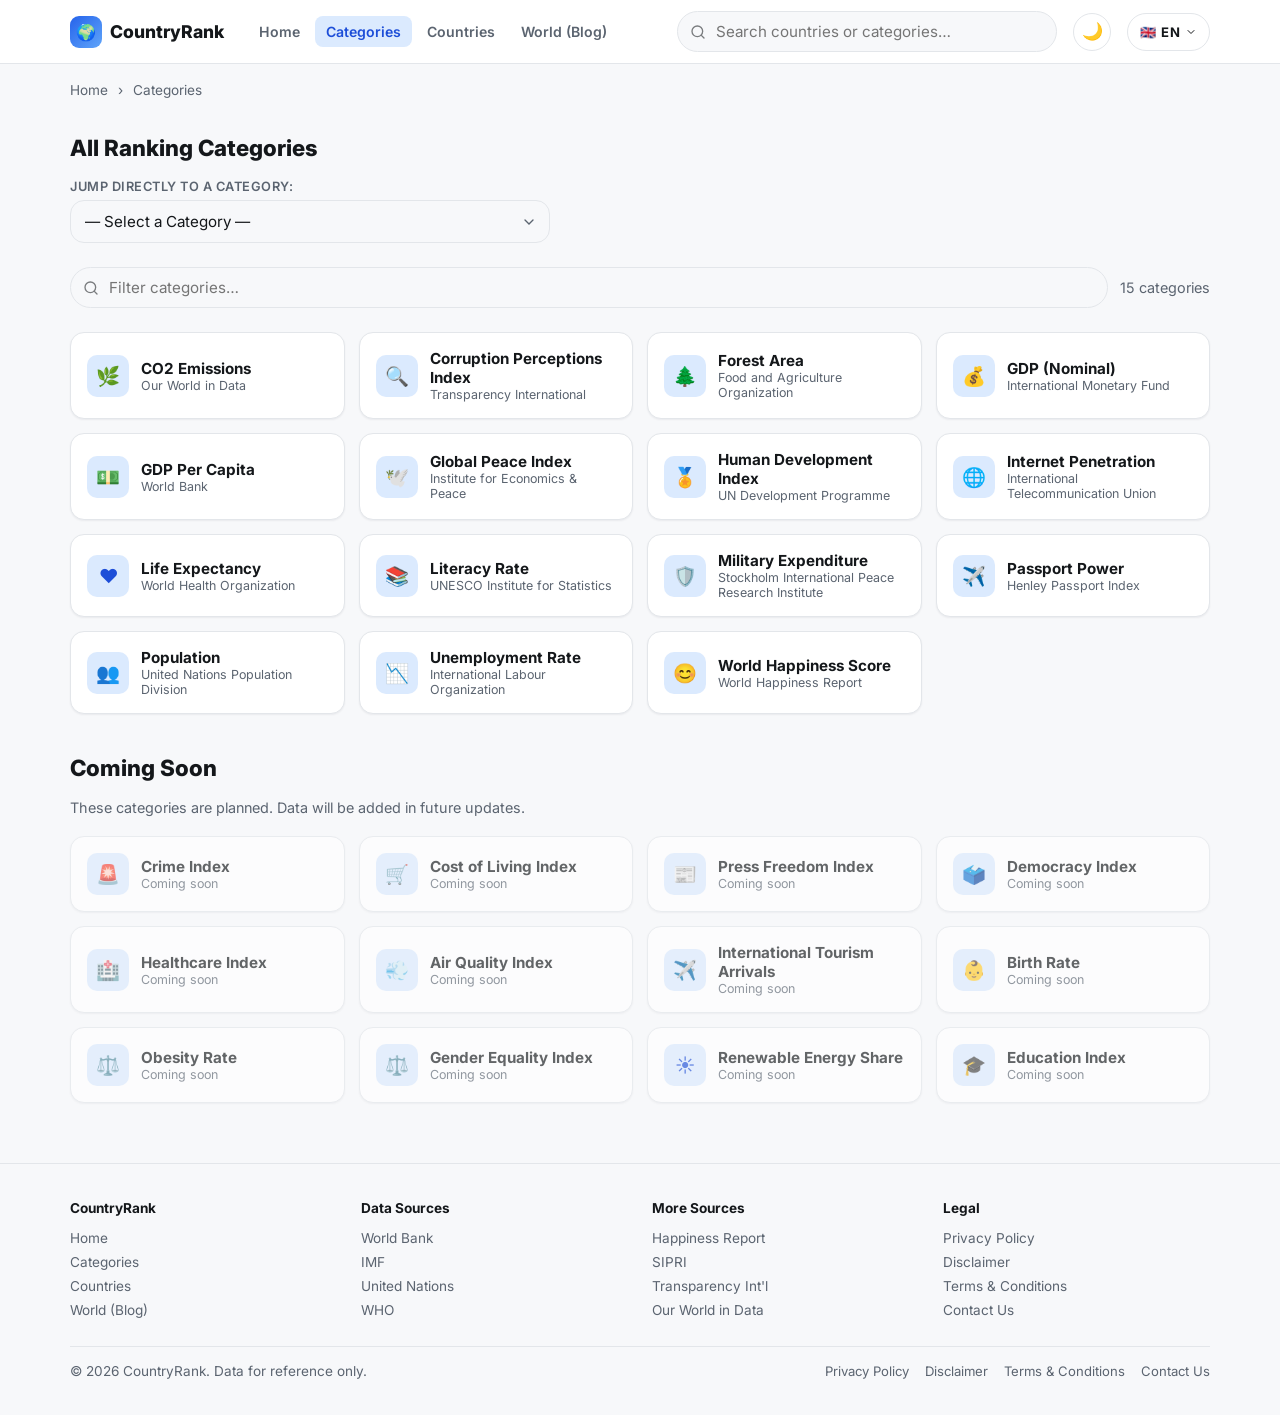
<file: categories/index.html>
<!DOCTYPE html>
<html lang="en">
<head>
  <!-- Google tag (gtag.js) -->
  <script async src="https://www.googletagmanager.com/gtag/js?id=G-EP513T5CZM"></script>
  <script>
    window.dataLayer = window.dataLayer || [];
    function gtag(){dataLayer.push(arguments);}
    gtag('js', new Date());
    gtag('config', 'G-EP513T5CZM');
  </script>
     <!-- Google tag (gtag.js) -->
<script async src="https://www.googletagmanager.com/gtag/js?id=G-MKVFE9MXC9"></script>
<script>
  window.dataLayer = window.dataLayer || [];
  function gtag(){dataLayer.push(arguments);}
  gtag('js', new Date());

  gtag('config', 'G-MKVFE9MXC9');
</script>
  <meta charset="UTF-8">
  <meta name="viewport" content="width=device-width, initial-scale=1.0">
  <title>All Ranking Categories — CountryRank</title>
  <meta name="description" content="Browse all country ranking categories: GDP, population, happiness, passport power, military, corruption, literacy and more. Click any to see 195 countries ranked.">
  <meta name="robots" content="index, follow">
  <link rel="canonical" href="https://mycountryrank.com/categories/">
  <meta property="og:title" content="All Ranking Categories — CountryRank">
  <meta property="og:description" content="Browse all country ranking categories on CountryRank.">
  <meta property="og:type" content="website">
  <link rel="icon" type="image/png" sizes="32x32" href="/images/favicon-32.png">
  <link rel="icon" type="image/png" sizes="16x16" href="/images/favicon-16.png">
  <link rel="shortcut icon" href="/favicon.ico">
  <link rel="apple-touch-icon" sizes="192x192" href="/images/icon-192.png">
  <link rel="preconnect" href="https://fonts.googleapis.com">
  <link rel="preconnect" href="https://fonts.gstatic.com" crossorigin>
  <link href="https://fonts.googleapis.com/css2?family=Inter:wght@400;600;700;800&display=swap" rel="stylesheet">
  <link rel="stylesheet" href="../css/style.css">
</head>
<body>
  <main id="main">
    <div class="container">

      <nav class="breadcrumb" aria-label="Breadcrumb">
        <a href="../">Home</a><span aria-hidden="true"> › </span>
        <span aria-current="page">Categories</span>
      </nav>

      <h1 class="section-title">All Ranking Categories</h1>

      <div style="margin-bottom:20px">
        <label for="cat-dropdown" class="select-label">Jump directly to a category:</label>
        <select id="cat-dropdown" class="full-select" style="max-width:480px" aria-label="Select a ranking category">
          <option value="">— Select a Category —</option>
        </select>
      </div>

      <div class="list-toolbar">
        <div class="search-box">
          <svg class="search-icon" aria-hidden="true" width="16" height="16" fill="none" viewBox="0 0 24 24">
            <circle cx="11" cy="11" r="8" stroke="currentColor" stroke-width="2"/>
            <path d="m21 21-4.35-4.35" stroke="currentColor" stroke-width="2" stroke-linecap="round"/>
          </svg>
          <input type="search" id="filter-input" placeholder="Filter categories…" aria-label="Filter categories" autocomplete="off">
        </div>
        <span class="result-count" id="result-count"></span>
      </div>

      <div id="categories-grid" class="item-grid" aria-label="Category list"></div>

      <h2 class="section-title" style="margin-top:40px">Coming Soon</h2>
      <p style="color:var(--color-text-muted);margin-bottom:20px;font-size:.9rem">
        These categories are planned. Data will be added in future updates.
      </p>
      <div id="extra-categories-grid" class="item-grid" aria-label="Upcoming categories"></div>

    </div>
  </main>

  <script src="../js/theme.js"></script>
  <script src="../js/i18n.js"></script>
  <script src="../js/app.js"></script>
  <script src="../js/search.js"></script>
  <script>
    pageInit("categories");
    Search.initHeader();

    const icons = {
      "gdp-nominal":"💰","gdp-per-capita":"💵","population":"👥",
      "life-expectancy":"❤️","human-development-index":"🏅",
      "passport-index":"✈️","global-peace-index":"🕊️",
      "corruption-perceptions":"🔍","happiness":"😊",
      "internet-users":"🌐","military-expenditure":"🛡️",
      "literacy-rate":"📚","unemployment-rate":"📉",
      "co2-emissions":"🌿","forest-area":"🌲",
      "crime-index":"🚨","cost-of-living":"🛒","press-freedom":"📰",
      "democracy-index":"🗳️","healthcare-index":"🏥","air-quality":"💨",
      "tourism-arrivals":"✈️","birth-rate":"👶","obesity-rate":"⚖️",
      "gender-equality":"⚖️","renewable-energy":"☀️","education-index":"🎓"
    };

    let allCats = [];

    function render(cats) {
      const grid = document.getElementById("categories-grid");
      document.getElementById("result-count").textContent = cats.length + " categories";
      if (!cats.length) {
        grid.innerHTML = `<div class="empty-state" style="grid-column:1/-1">No categories match.</div>`;
        return;
      }
      grid.innerHTML = cats.map(cat => `
        <a href="../category.html?id=${cat.id}" class="item-card" aria-label="${cat.name}">
          <div class="item-icon" aria-hidden="true">${icons[cat.id] || "📊"}</div>
          <div>
            <div class="item-name">${cat.name}</div>
            <div class="item-meta">${cat.source.split(" (")[0]}</div>
          </div>
        </a>`).join("");
    }

    loadCategories().then(cats => {
      allCats = cats.slice().sort((a,b) => a.name.localeCompare(b.name));
      render(allCats);

      const sel = document.getElementById("cat-dropdown");
      allCats.forEach(c => {
        const opt = document.createElement("option");
        opt.value = c.id; opt.textContent = c.name;
        sel.appendChild(opt);
      });
      sel.addEventListener("change", () => {
        if (sel.value) location.href = `../category.html?id=${sel.value}`;
      });
    });

    loadExtraCategories().then(extras => {
      const grid = document.getElementById("extra-categories-grid");
      grid.innerHTML = extras.map(cat => `
        <div class="item-card" style="opacity:.65;cursor:default" aria-label="${cat.name} - coming soon">
          <div class="item-icon" aria-hidden="true">${icons[cat.id] || "📊"}</div>
          <div>
            <div class="item-name">${cat.name}</div>
            <div class="item-meta">Coming soon</div>
          </div>
        </div>`).join("");
    }).catch(() => {});

    document.getElementById("filter-input").addEventListener("input", e => {
      const q = e.target.value.toLowerCase();
      render(q ? allCats.filter(c =>
        c.name.toLowerCase().includes(q) || c.description.toLowerCase().includes(q)
      ) : allCats);
    });
  </script>
</body>
</html>
</file>
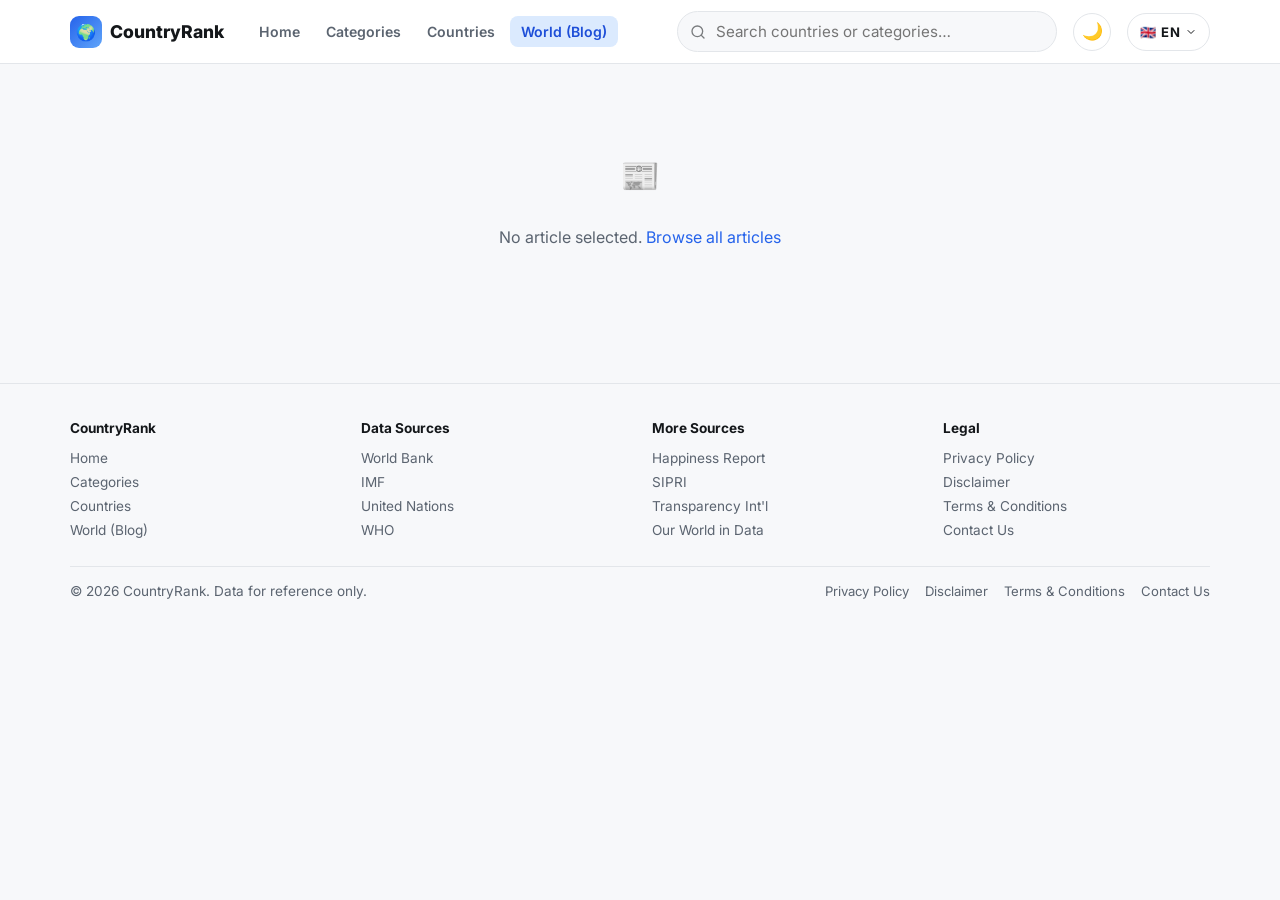
<file: blog-post.html>
<!DOCTYPE html>
<html lang="en">
<head>
  <meta charset="UTF-8">
  <meta name="viewport" content="width=device-width, initial-scale=1.0">
  <title>Article — CountryRank Blog</title>
  <meta name="description" content="Read in-depth articles about countries, economy, education, health, travel and more on CountryRank.">
  <meta name="robots" content="index, follow">
  <link rel="canonical" href="https://mycountryrank.com/blog-post.html">
  <meta property="og:type" content="article">
  <meta property="og:url" content="https://mycountryrank.com/blog-post.html">
  <meta property="og:title" content="Article — CountryRank Blog">
  <meta property="og:description" content="Read in-depth articles about countries on CountryRank.">
  <meta property="og:image" content="https://mycountryrank.com/images/icon-512.png">
  <meta name="twitter:card" content="summary_large_image">
  <meta name="twitter:title" content="Article — CountryRank Blog">
  <meta name="twitter:description" content="Read in-depth articles about countries on CountryRank.">

  <link rel="icon" href="/favicon.ico">
  <link rel="icon" type="image/svg+xml" href="/favicon.svg">
  <link rel="icon" type="image/png" sizes="32x32" href="/images/favicon-32.png">
  <link rel="icon" type="image/png" sizes="16x16" href="/images/favicon-16.png">
  <link rel="apple-touch-icon" href="/images/icon-192.png">
  <link rel="manifest" href="/manifest.json">

  <link rel="preconnect" href="https://fonts.googleapis.com">
  <link rel="preconnect" href="https://fonts.gstatic.com" crossorigin>
  <link href="https://fonts.googleapis.com/css2?family=Inter:wght@400;600;700;800&display=swap" rel="stylesheet">
  <link rel="stylesheet" href="css/style.css">

  <!-- Google tag (gtag.js) -->
  <script async src="https://www.googletagmanager.com/gtag/js?id=G-EP513T5CZM"></script>
  <script>
    window.dataLayer = window.dataLayer || [];
    function gtag(){dataLayer.push(arguments);}
    gtag('js', new Date());
    gtag('config', 'G-EP513T5CZM');
  </script>
  <!-- Google tag (gtag.js) -->
<script async src="https://www.googletagmanager.com/gtag/js?id=G-MKVFE9MXC9"></script>
<script>
  window.dataLayer = window.dataLayer || [];
  function gtag(){dataLayer.push(arguments);}
  gtag('js', new Date());

  gtag('config', 'G-MKVFE9MXC9');
</script>
</head>
<body>
  <main id="main">
    <div class="container" style="padding-top:40px;text-align:center">
      <p style="color:var(--color-text-muted)">Loading…</p>
    </div>
  </main>

  <script src="js/theme.js"></script>
  <script src="js/i18n.js"></script>
  <script src="js/app.js"></script>
  <script src="js/search.js"></script>
  <script src="js/blog-data.js"></script>
  <script src="js/blog-post.js"></script>
</body>
</html>
</file>
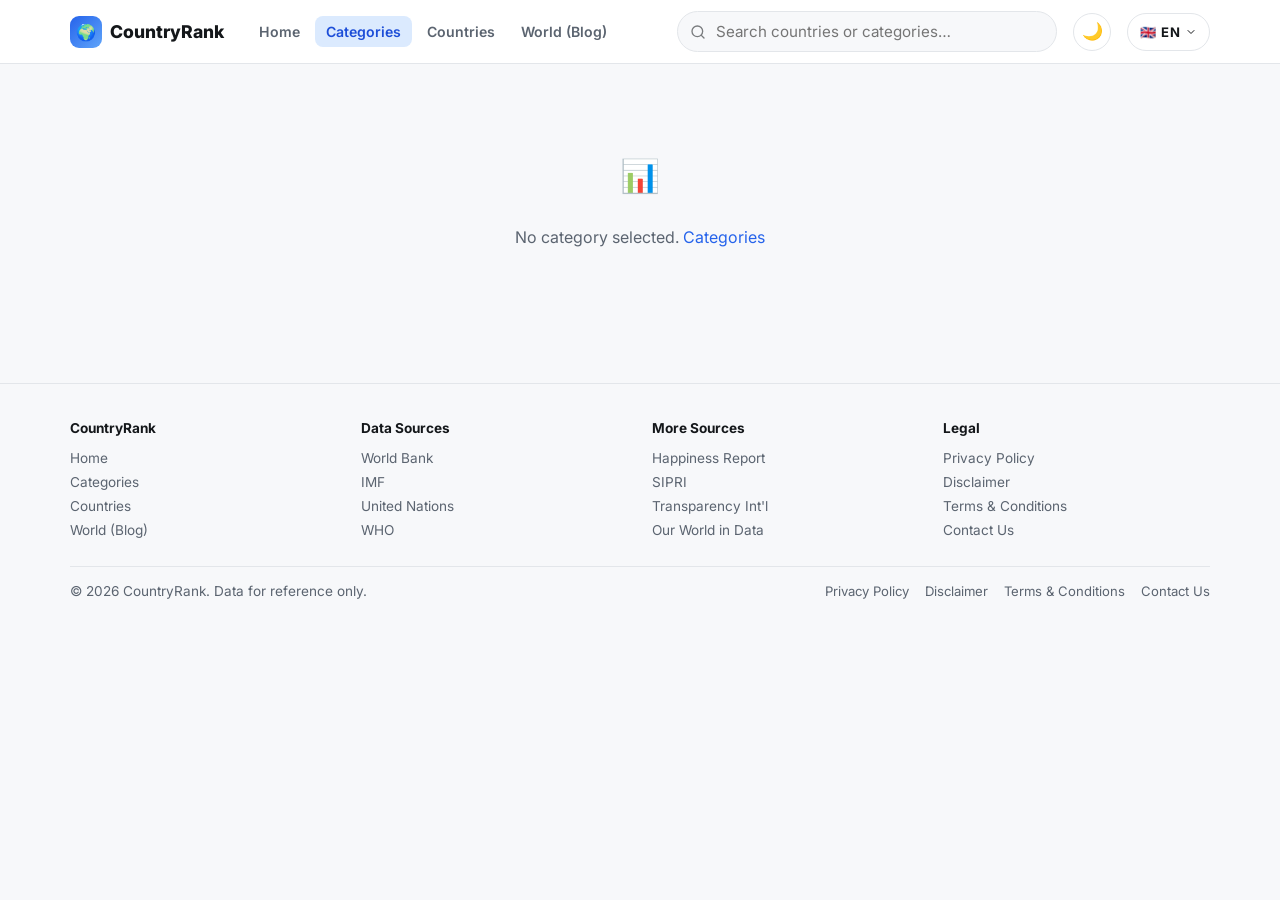
<file: category.html>
<!DOCTYPE html>
<html lang="en">
<head>
  <!-- Google tag (gtag.js) -->
  <script async src="https://www.googletagmanager.com/gtag/js?id=G-EP513T5CZM"></script>
  <script>
    window.dataLayer = window.dataLayer || [];
    function gtag(){dataLayer.push(arguments);}
    gtag('js', new Date());
    gtag('config', 'G-EP513T5CZM');
  </script>
  <!-- Google tag (gtag.js) -->
<script async src="https://www.googletagmanager.com/gtag/js?id=G-MKVFE9MXC9"></script>
<script>
  window.dataLayer = window.dataLayer || [];
  function gtag(){dataLayer.push(arguments);}
  gtag('js', new Date());

  gtag('config', 'G-MKVFE9MXC9');
</script>
  <meta charset="UTF-8">
  <meta name="viewport" content="width=device-width, initial-scale=1.0">
  <title>Category Rankings — CountryRank</title>
  <meta name="description" content="Country rankings by category — CountryRank">
  <meta name="robots" content="index, follow">
  <link rel="canonical" href="https://mycountryrank.com/category.html">
  <meta property="og:title" content="Category Rankings — CountryRank">
  <meta property="og:type" content="website">
  <link rel="icon" type="image/png" sizes="32x32" href="/images/favicon-32.png">
  <link rel="icon" type="image/png" sizes="16x16" href="/images/favicon-16.png">
  <link rel="shortcut icon" href="/favicon.ico">
  <link rel="apple-touch-icon" sizes="192x192" href="/images/icon-192.png">
  <link rel="preconnect" href="https://fonts.googleapis.com">
  <link rel="preconnect" href="https://fonts.gstatic.com" crossorigin>
  <link href="https://fonts.googleapis.com/css2?family=Inter:wght@400;600;700;800&display=swap" rel="stylesheet">
  <link rel="stylesheet" href="css/style.css">
</head>
<body>
  <main id="main">
    <div class="container" style="padding-top:40px;text-align:center">
      <p style="color:var(--color-text-muted)">Loading…</p>
    </div>
  </main>
  <script src="js/theme.js"></script>
  <script src="js/i18n.js"></script>
  <script src="js/app.js"></script>
  <script src="js/search.js"></script>
  <script src="js/faq.js"></script>
  <script src="js/category.js"></script>
</body>
</html>
</file>
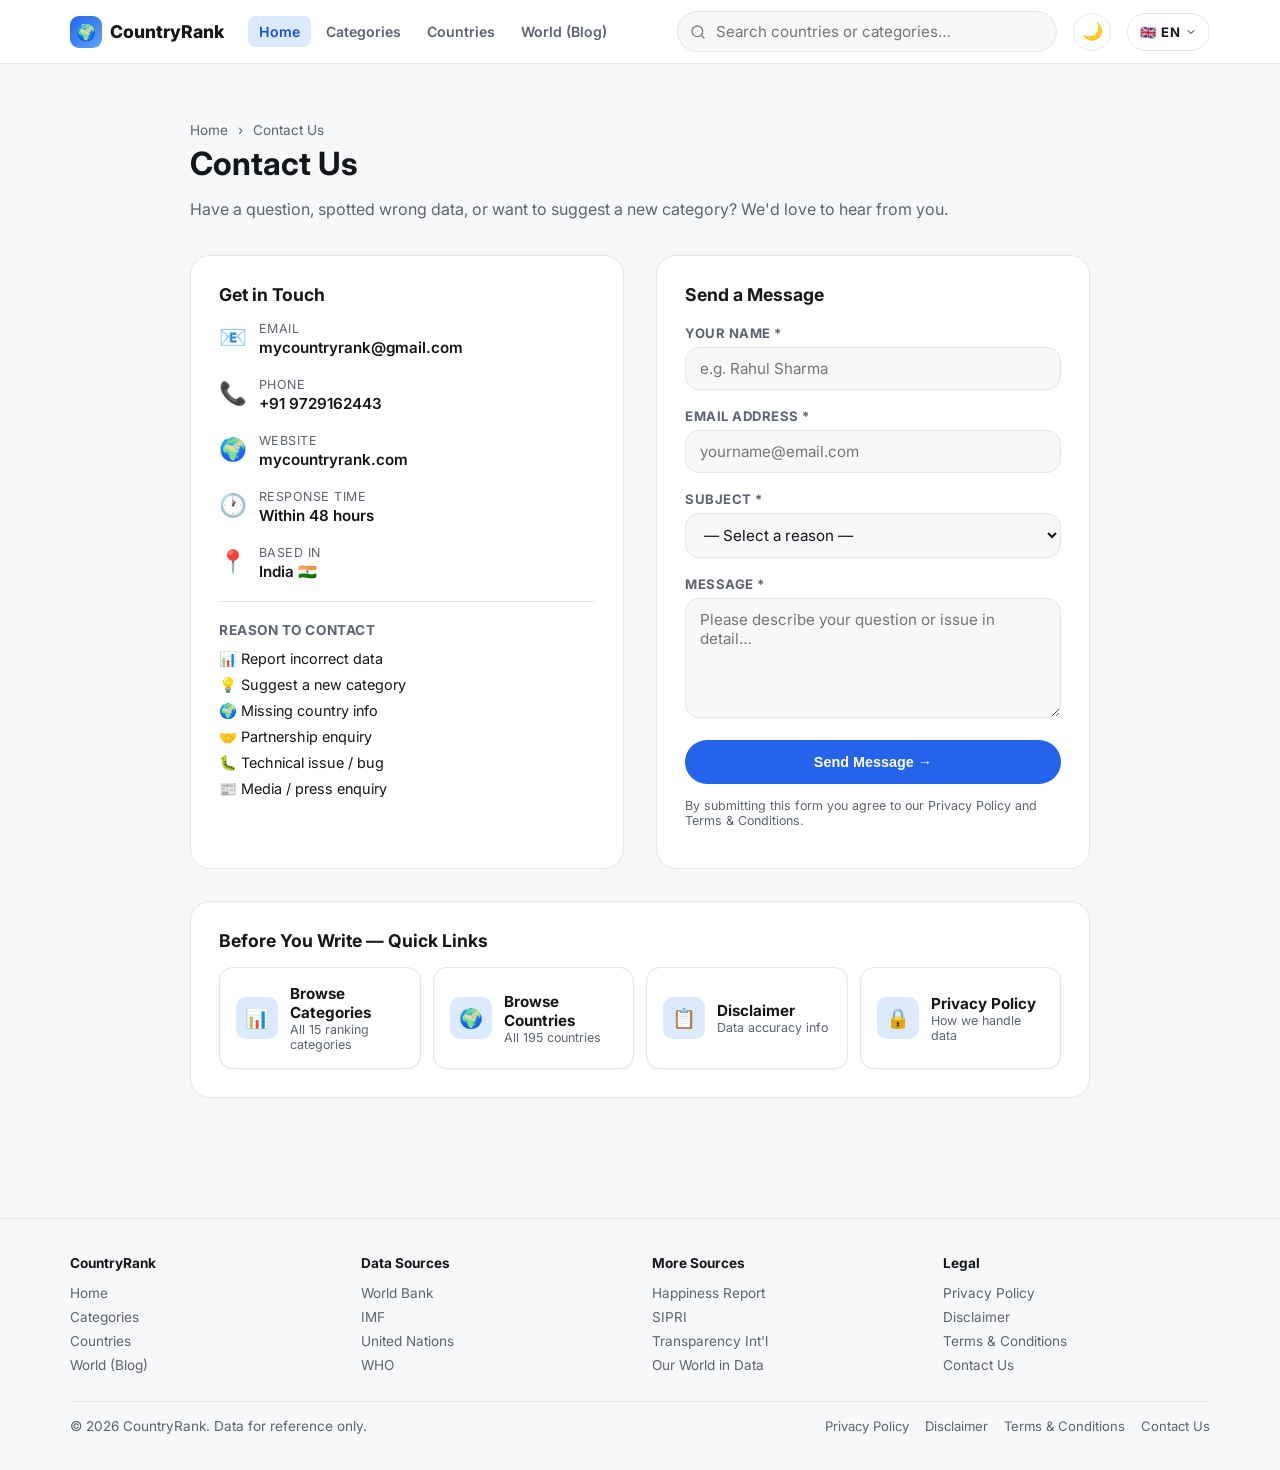
<file: contact.html>
<!DOCTYPE html>
<html lang="en">
<head>
  <!-- Google tag (gtag.js) -->
  <script async src="https://www.googletagmanager.com/gtag/js?id=G-EP513T5CZM"></script>
  <script>
    window.dataLayer = window.dataLayer || [];
    function gtag(){dataLayer.push(arguments);}
    gtag('js', new Date());
    gtag('config', 'G-EP513T5CZM');
  </script>
  <!-- Google tag (gtag.js) -->
<script async src="https://www.googletagmanager.com/gtag/js?id=G-MKVFE9MXC9"></script>
<script>
  window.dataLayer = window.dataLayer || [];
  function gtag(){dataLayer.push(arguments);}
  gtag('js', new Date());

  gtag('config', 'G-MKVFE9MXC9');
</script>
  <meta charset="UTF-8">
  <meta name="viewport" content="width=device-width, initial-scale=1.0">
  <title>Contact Us — CountryRank</title>
  <meta name="description" content="Contact CountryRank. Report data errors, suggest new categories, or ask any question.">
  <meta name="robots" content="index, follow">
  <link rel="canonical" href="https://mycountryrank.com/contact.html">
  <link rel="icon" type="image/png" sizes="32x32" href="/images/favicon-32.png">
  <link rel="icon" type="image/png" sizes="16x16" href="/images/favicon-16.png">
  <link rel="shortcut icon" href="/favicon.ico">
  <link rel="apple-touch-icon" sizes="192x192" href="/images/icon-192.png">
  <link rel="preconnect" href="https://fonts.googleapis.com">
  <link rel="preconnect" href="https://fonts.gstatic.com" crossorigin>
  <link href="https://fonts.googleapis.com/css2?family=Inter:wght@400;600;700;800&display=swap" rel="stylesheet">
  <link rel="stylesheet" href="css/style.css">
</head>
<body>
  <main id="main">
    <div class="container">
      <div style="max-width:900px;margin:0 auto;padding:40px 0 60px">

        <nav class="breadcrumb" aria-label="Breadcrumb">
          <a href="/">Home</a><span aria-hidden="true"> › </span>
          <span aria-current="page">Contact Us</span>
        </nav>

        <h1 style="font-size:2rem;margin:0 0 8px">Contact Us</h1>
        <p style="color:var(--color-text-muted);margin-bottom:36px">
          Have a question, spotted wrong data, or want to suggest a new category?
          We'd love to hear from you.
        </p>

        <div class="contact-grid">

          <!-- Contact Info -->
          <div class="contact-info-card">
            <h3>Get in Touch</h3>

            <div class="contact-item">
              <span class="c-icon">📧</span>
              <div>
                <div class="c-label">Email</div>
                <div class="c-value">mycountryrank@gmail.com</div>
              </div>
            </div>
            <div class="contact-item">
              <span class="c-icon">📞</span>
              <div>
                <div class="c-label">Phone</div>
                <div class="c-value">+91 9729162443</div>
              </div>
            </div>

            <div class="contact-item">
              <span class="c-icon">🌍</span>
              <div>
                <div class="c-label">Website</div>
                <div class="c-value">mycountryrank.com</div>
              </div>
            </div>

            <div class="contact-item">
              <span class="c-icon">🕐</span>
              <div>
                <div class="c-label">Response Time</div>
                <div class="c-value">Within 48 hours</div>
              </div>
            </div>

            <div class="contact-item">
              <span class="c-icon">📍</span>
              <div>
                <div class="c-label">Based In</div>
                <div class="c-value">India 🇮🇳</div>
              </div>
            </div>

            <div style="border-top:1px solid var(--color-border);padding-top:20px;margin-top:8px">
              <div style="font-size:.85rem;font-weight:700;margin-bottom:12px;color:var(--color-text-muted);text-transform:uppercase;letter-spacing:.04em">Reason to Contact</div>
              <div style="display:flex;flex-direction:column;gap:8px;font-size:.9rem">
                <div>📊 Report incorrect data</div>
                <div>💡 Suggest a new category</div>
                <div>🌍 Missing country info</div>
                <div>🤝 Partnership enquiry</div>
                <div>🐛 Technical issue / bug</div>
                <div>📰 Media / press enquiry</div>
              </div>
            </div>
          </div>

          <!-- Contact Form -->
          <div class="contact-form-card">
            <h3>Send a Message</h3>
            <div id="contact-form">
              <div class="form-group">
                <label for="cf-name">Your Name *</label>
                <input type="text" id="cf-name" placeholder="e.g. Rahul Sharma" required>
              </div>
              <div class="form-group">
                <label for="cf-email">Email Address *</label>
                <input type="email" id="cf-email" placeholder="yourname@email.com" required>
              </div>
              <div class="form-group">
                <label for="cf-subject">Subject *</label>
                <select id="cf-subject">
                  <option value="">— Select a reason —</option>
                  <option>Report incorrect data</option>
                  <option>Suggest a new category</option>
                  <option>Missing country information</option>
                  <option>Partnership enquiry</option>
                  <option>Technical issue / bug</option>
                  <option>Media / press enquiry</option>
                  <option>General question</option>
                  <option>Other</option>
                </select>
              </div>
              <div class="form-group">
                <label for="cf-message">Message *</label>
                <textarea id="cf-message" placeholder="Please describe your question or issue in detail…"></textarea>
              </div>
              <button class="btn" onclick="submitForm()" style="width:100%;justify-content:center;padding:14px">
                Send Message →
              </button>
              <div class="form-success" id="form-success">
                ✅ Thank you! Your message has been received. We will reply within 48 hours.
              </div>
              <p style="font-size:.78rem;color:var(--color-text-muted);margin-top:14px">
                By submitting this form you agree to our <a href="privacy.html">Privacy Policy</a> and
                <a href="terms.html">Terms &amp; Conditions</a>.
              </p>
            </div>
          </div>
        </div>

        <!-- FAQ quick links -->
        <div style="background:var(--color-surface);border:1px solid var(--color-border);border-radius:var(--radius-lg);padding:28px;margin-top:32px">
          <h3 style="margin:0 0 16px;font-size:1.1rem">Before You Write — Quick Links</h3>
          <div style="display:grid;grid-template-columns:repeat(auto-fit,minmax(200px,1fr));gap:12px">
            <a href="categories/" class="item-card" style="text-decoration:none">
              <div class="item-icon">📊</div>
              <div><div class="item-name">Browse Categories</div><div class="item-meta">All 15 ranking categories</div></div>
            </a>
            <a href="countries/" class="item-card" style="text-decoration:none">
              <div class="item-icon">🌍</div>
              <div><div class="item-name">Browse Countries</div><div class="item-meta">All 195 countries</div></div>
            </a>
            <a href="disclaimer.html" class="item-card" style="text-decoration:none">
              <div class="item-icon">📋</div>
              <div><div class="item-name">Disclaimer</div><div class="item-meta">Data accuracy info</div></div>
            </a>
            <a href="privacy.html" class="item-card" style="text-decoration:none">
              <div class="item-icon">🔒</div>
              <div><div class="item-name">Privacy Policy</div><div class="item-meta">How we handle data</div></div>
            </a>
          </div>
        </div>

      </div>
    </div>
  </main>

  <script src="js/theme.js"></script>
  <script src="js/i18n.js"></script>
  <script src="js/app.js"></script>
  <script src="js/search.js"></script>
  <script>
    pageInit("");
    Search.initHeader();

    function submitForm() {
      const name    = document.getElementById("cf-name").value.trim();
      const email   = document.getElementById("cf-email").value.trim();
      const subject = document.getElementById("cf-subject").value;
      const message = document.getElementById("cf-message").value.trim();

      if (!name || !email || !subject || !message) {
        alert("Please fill in all required fields.");
        return;
      }
      if (!email.includes("@")) {
        alert("Please enter a valid email address.");
        return;
      }

      // In production: replace this with a real form handler
      // (e.g. Formspree, EmailJS, Netlify Forms, etc.)
      // For now: show success message
      document.getElementById("form-success").style.display = "block";
      document.getElementById("cf-name").value = "";
      document.getElementById("cf-email").value = "";
      document.getElementById("cf-subject").value = "";
      document.getElementById("cf-message").value = "";

      // Scroll to success
      document.getElementById("form-success").scrollIntoView({behavior:"smooth"});
    }
  </script>
</body>
</html>
</file>
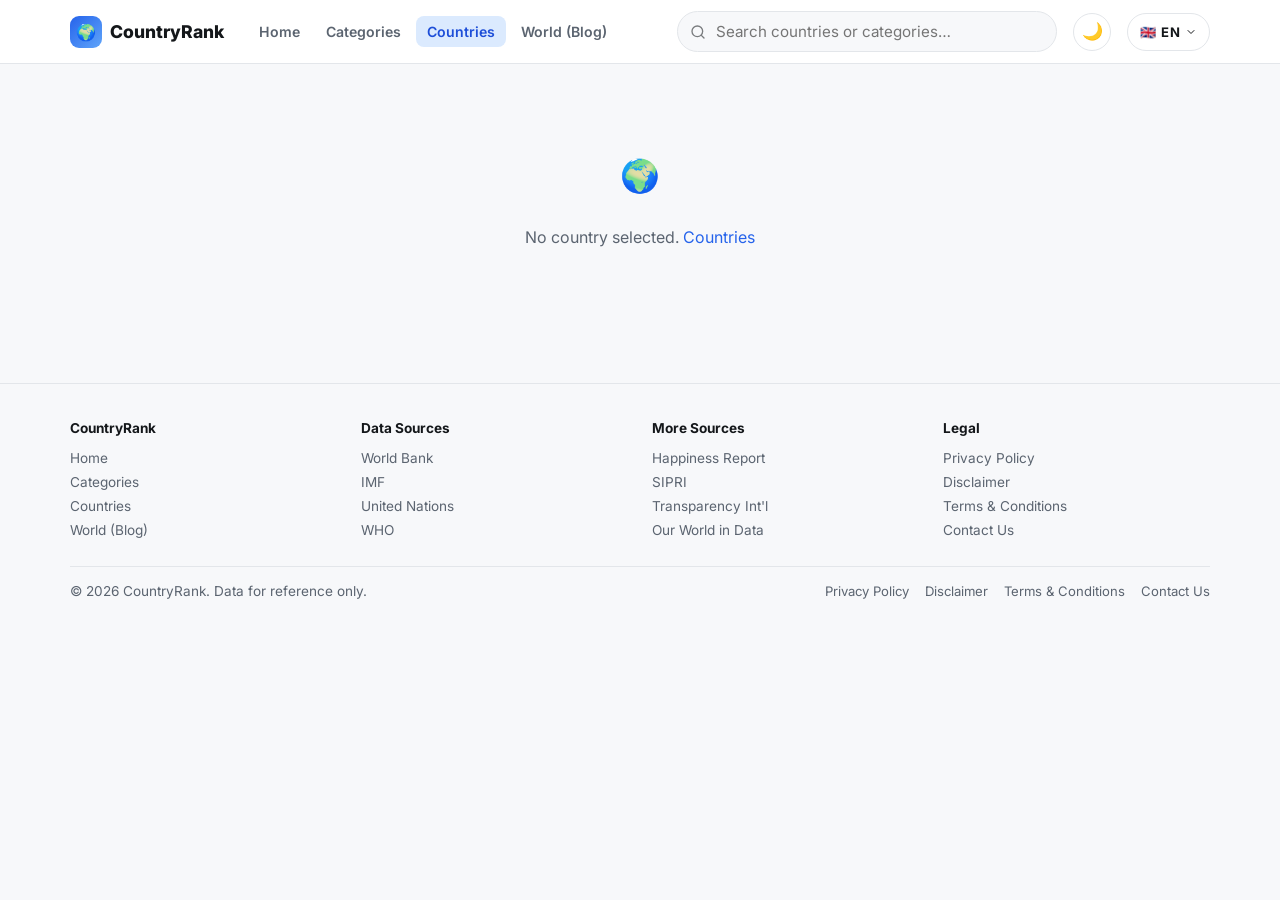
<file: country.html>
<!DOCTYPE html>
<html lang="en">
<head>
  <!-- Google tag (gtag.js) -->
  <script async src="https://www.googletagmanager.com/gtag/js?id=G-EP513T5CZM"></script>
  <script>
    window.dataLayer = window.dataLayer || [];
    function gtag(){dataLayer.push(arguments);}
    gtag('js', new Date());
    gtag('config', 'G-EP513T5CZM');
  </script>
  <!-- Google tag (gtag.js) -->
<script async src="https://www.googletagmanager.com/gtag/js?id=G-MKVFE9MXC9"></script>
<script>
  window.dataLayer = window.dataLayer || [];
  function gtag(){dataLayer.push(arguments);}
  gtag('js', new Date());

  gtag('config', 'G-MKVFE9MXC9');
</script>
  <meta charset="UTF-8">
  <meta name="viewport" content="width=device-width, initial-scale=1.0">
  <title>Country Profile — CountryRank</title>
  <meta name="description" content="Country profile with global rankings — CountryRank">
  <meta name="robots" content="index, follow">
  <link rel="canonical" href="https://mycountryrank.com/country.html">
  <meta property="og:title" content="Country Profile — CountryRank">
  <meta property="og:type" content="website">
  <link rel="icon" type="image/png" sizes="32x32" href="/images/favicon-32.png">
  <link rel="icon" type="image/png" sizes="16x16" href="/images/favicon-16.png">
  <link rel="shortcut icon" href="/favicon.ico">
  <link rel="apple-touch-icon" sizes="192x192" href="/images/icon-192.png">
  <link rel="preconnect" href="https://fonts.googleapis.com">
  <link rel="preconnect" href="https://fonts.gstatic.com" crossorigin>
  <link href="https://fonts.googleapis.com/css2?family=Inter:wght@400;600;700;800&display=swap" rel="stylesheet">
  <link rel="stylesheet" href="css/style.css">
</head>
<body>
  <main id="main">
    <div class="container" style="padding-top:40px;text-align:center">
      <p style="color:var(--color-text-muted)">Loading…</p>
    </div>
  </main>
  <script src="js/theme.js"></script>
  <script src="js/i18n.js"></script>
  <script src="js/app.js"></script>
  <script src="js/search.js"></script>
  <script src="js/faq.js"></script>
  <script src="js/country.js"></script>
</body>
</html>
</file>
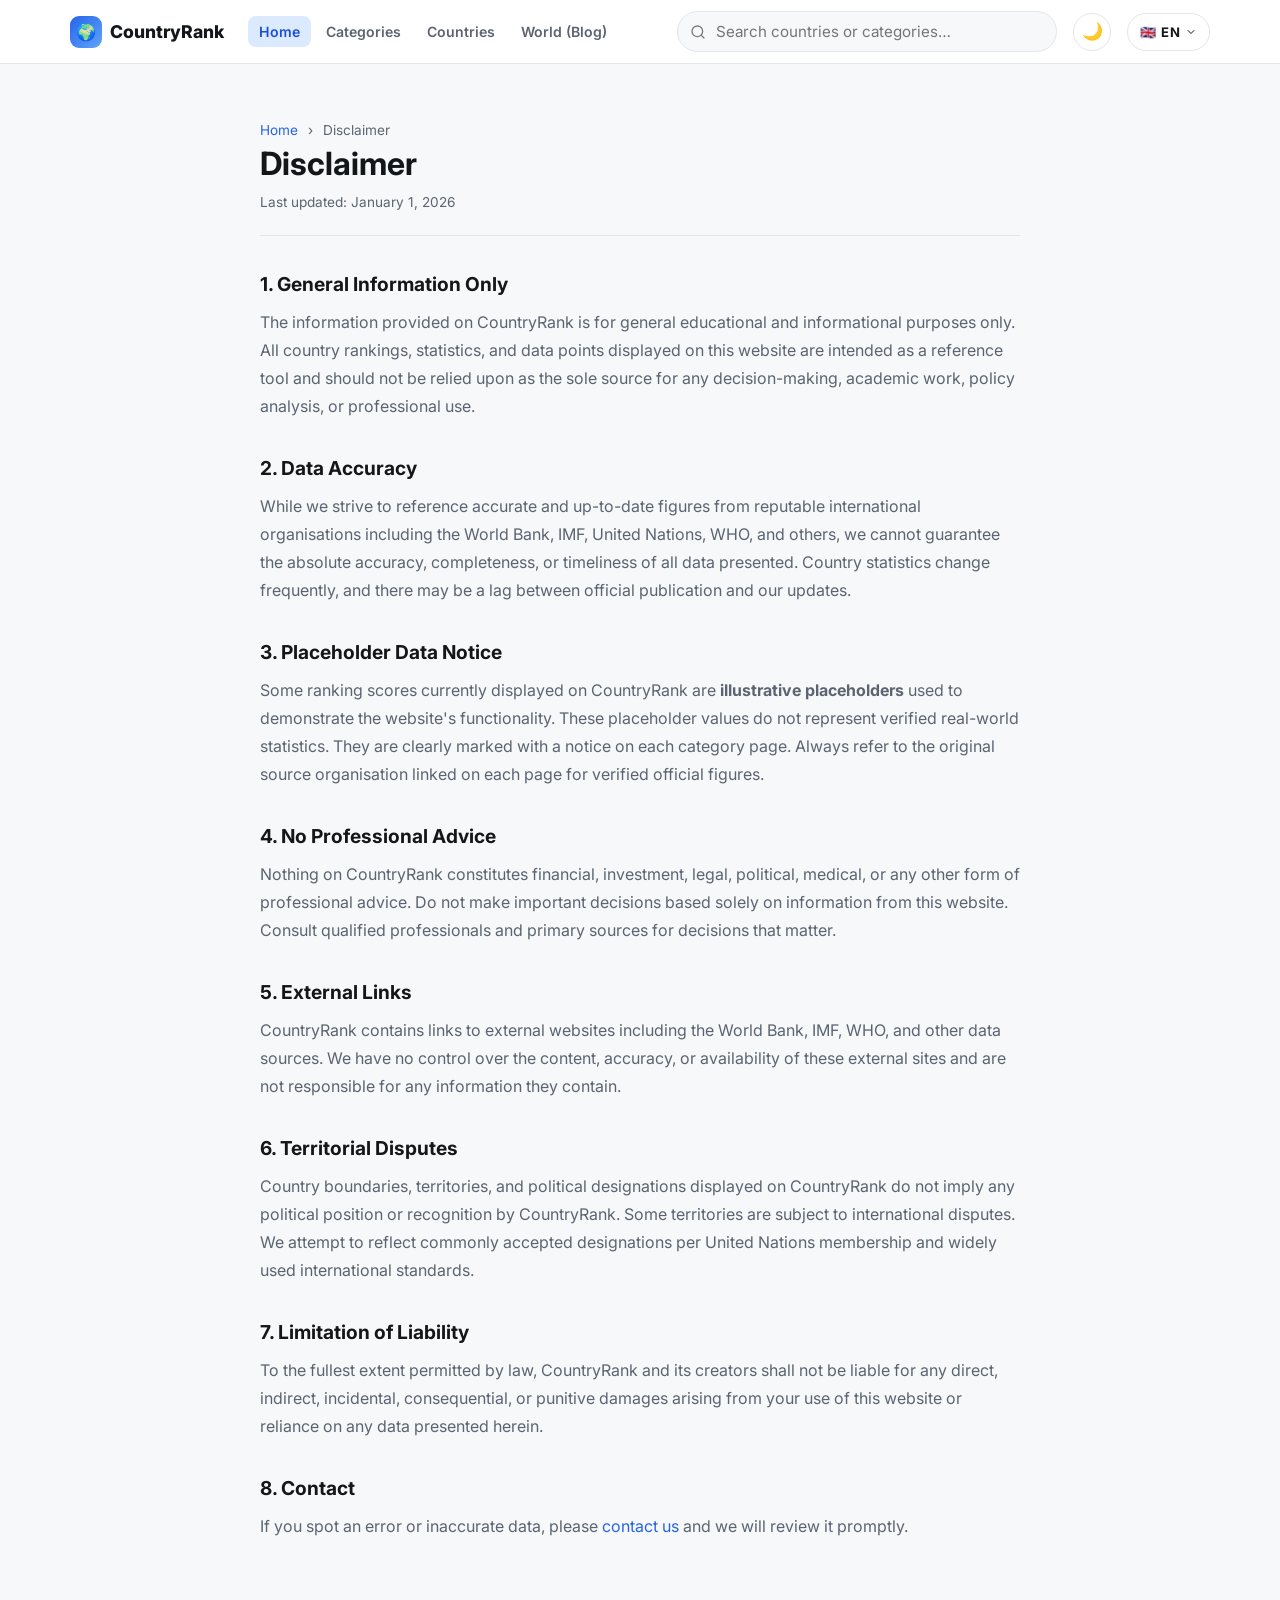
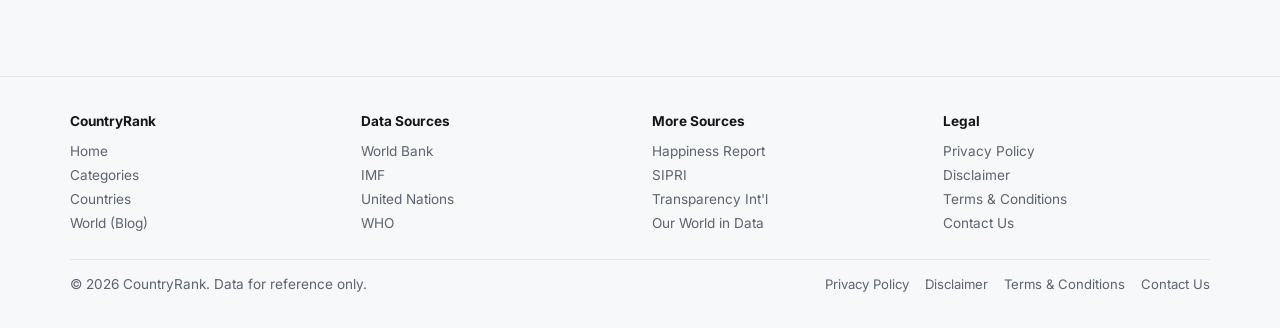
<file: disclaimer.html>
<!DOCTYPE html>
<html lang="en">
<head>
  <!-- Google tag (gtag.js) -->
  <script async src="https://www.googletagmanager.com/gtag/js?id=G-EP513T5CZM"></script>
  <script>
    window.dataLayer = window.dataLayer || [];
    function gtag(){dataLayer.push(arguments);}
    gtag('js', new Date());
    gtag('config', 'G-EP513T5CZM');
  </script>
  <meta charset="UTF-8">
  <meta name="viewport" content="width=device-width, initial-scale=1.0">
  <title>Disclaimer — CountryRank</title>
  <meta name="description" content="Disclaimer for CountryRank. Important information about the accuracy and use of country ranking data.">
  <meta name="robots" content="index, follow">
  <link rel="canonical" href="https://mycountryrank.com/disclaimer.html">
  <link rel="icon" type="image/png" sizes="32x32" href="/images/favicon-32.png">
  <link rel="icon" type="image/png" sizes="16x16" href="/images/favicon-16.png">
  <link rel="shortcut icon" href="/favicon.ico">
  <link rel="apple-touch-icon" sizes="192x192" href="/images/icon-192.png">
  <link rel="preconnect" href="https://fonts.googleapis.com">
  <link rel="preconnect" href="https://fonts.gstatic.com" crossorigin>
  <link href="https://fonts.googleapis.com/css2?family=Inter:wght@400;600;700;800&display=swap" rel="stylesheet">
  <link rel="stylesheet" href="css/style.css">
</head>
<body>
  <main id="main">
    <div class="container">
      <div class="legal-page">
        <nav class="breadcrumb" aria-label="Breadcrumb">
          <a href="/">Home</a><span aria-hidden="true"> › </span>
          <span aria-current="page">Disclaimer</span>
        </nav>
        <h1>Disclaimer</h1>
        <p class="legal-meta">Last updated: January 1, 2026</p>

        <h2>1. General Information Only</h2>
        <p>The information provided on CountryRank is for general educational and informational purposes only. All country rankings, statistics, and data points displayed on this website are intended as a reference tool and should not be relied upon as the sole source for any decision-making, academic work, policy analysis, or professional use.</p>

        <h2>2. Data Accuracy</h2>
        <p>While we strive to reference accurate and up-to-date figures from reputable international organisations including the World Bank, IMF, United Nations, WHO, and others, we cannot guarantee the absolute accuracy, completeness, or timeliness of all data presented. Country statistics change frequently, and there may be a lag between official publication and our updates.</p>

        <h2>3. Placeholder Data Notice</h2>
        <p>Some ranking scores currently displayed on CountryRank are <strong>illustrative placeholders</strong> used to demonstrate the website's functionality. These placeholder values do not represent verified real-world statistics. They are clearly marked with a notice on each category page. Always refer to the original source organisation linked on each page for verified official figures.</p>

        <h2>4. No Professional Advice</h2>
        <p>Nothing on CountryRank constitutes financial, investment, legal, political, medical, or any other form of professional advice. Do not make important decisions based solely on information from this website. Consult qualified professionals and primary sources for decisions that matter.</p>

        <h2>5. External Links</h2>
        <p>CountryRank contains links to external websites including the World Bank, IMF, WHO, and other data sources. We have no control over the content, accuracy, or availability of these external sites and are not responsible for any information they contain.</p>

        <h2>6. Territorial Disputes</h2>
        <p>Country boundaries, territories, and political designations displayed on CountryRank do not imply any political position or recognition by CountryRank. Some territories are subject to international disputes. We attempt to reflect commonly accepted designations per United Nations membership and widely used international standards.</p>

        <h2>7. Limitation of Liability</h2>
        <p>To the fullest extent permitted by law, CountryRank and its creators shall not be liable for any direct, indirect, incidental, consequential, or punitive damages arising from your use of this website or reliance on any data presented herein.</p>

        <h2>8. Contact</h2>
        <p>If you spot an error or inaccurate data, please <a href="contact.html">contact us</a> and we will review it promptly.</p>
      </div>
    </div>
  </main>
  <script src="js/theme.js"></script>
  <script src="js/i18n.js"></script>
  <script src="js/app.js"></script>
  <script src="js/search.js"></script>
  <script>pageInit(""); Search.initHeader();</script>
</body>
</html>
</file>
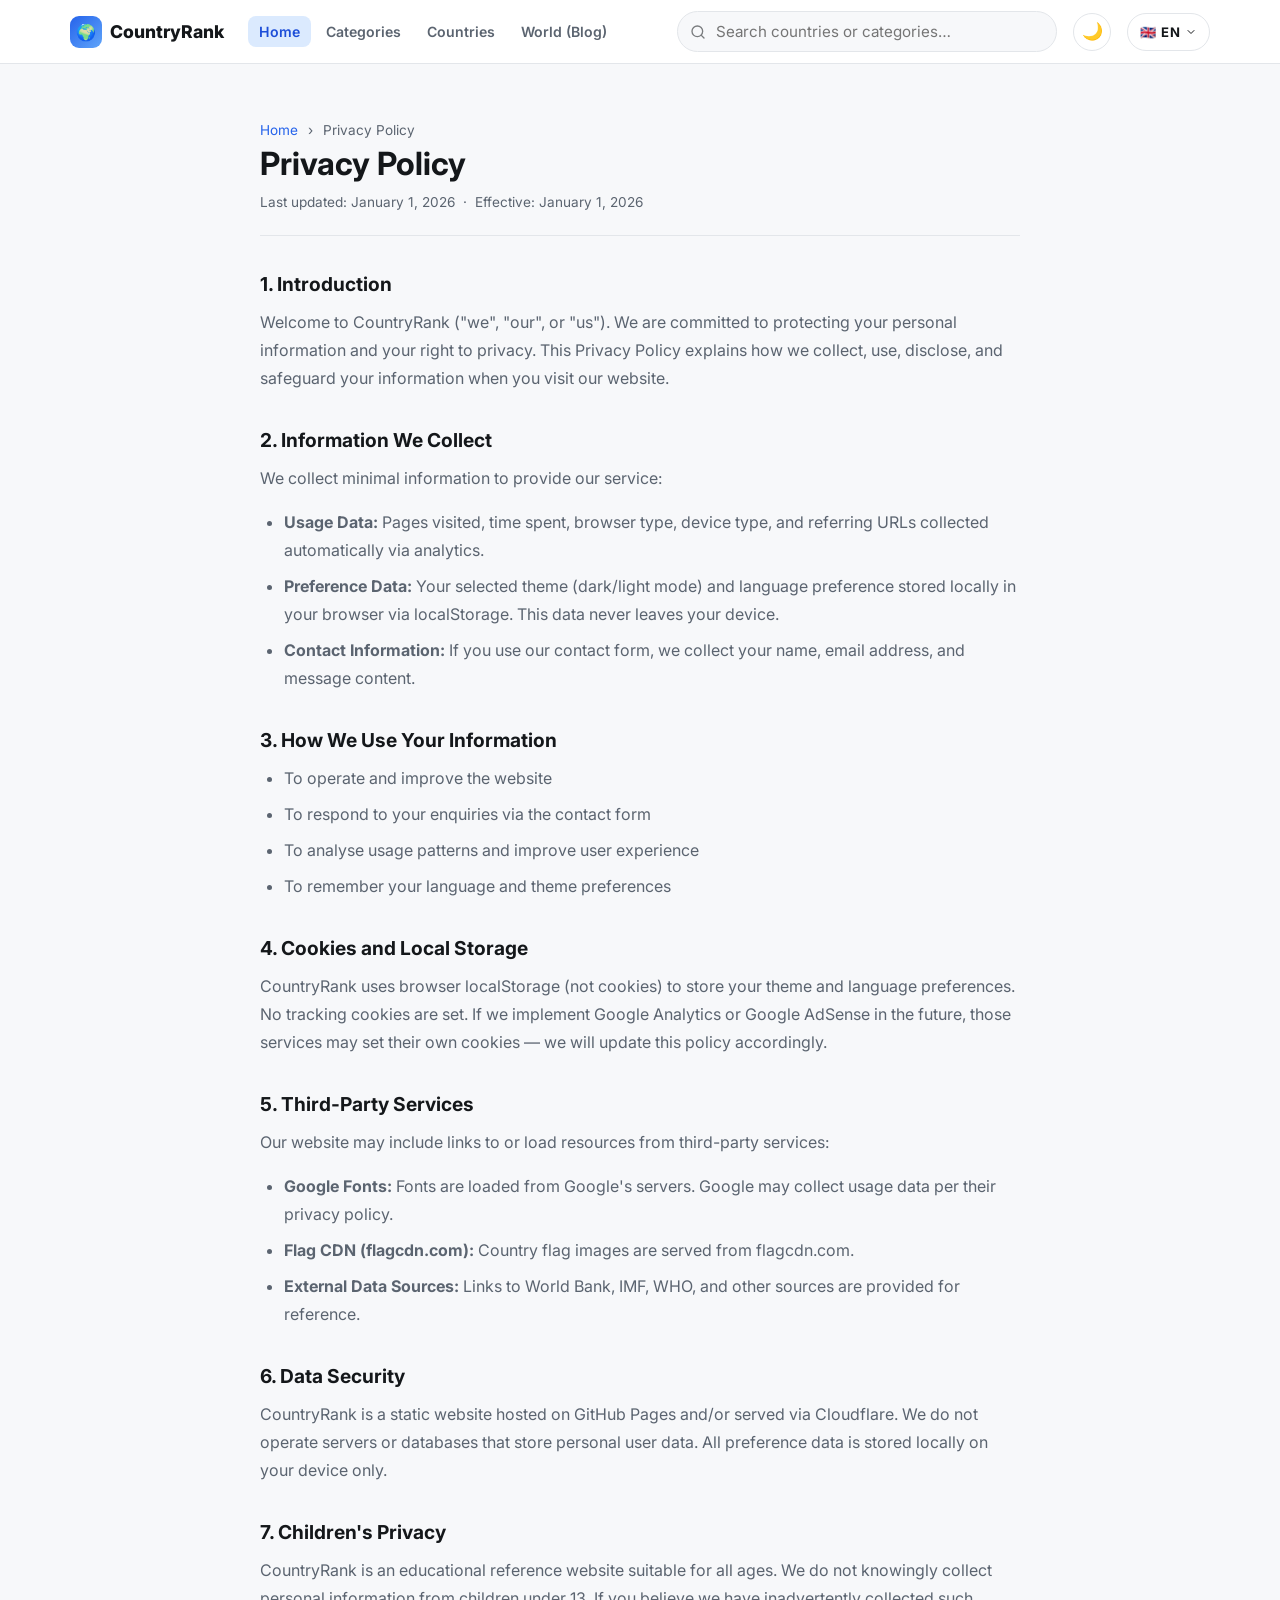
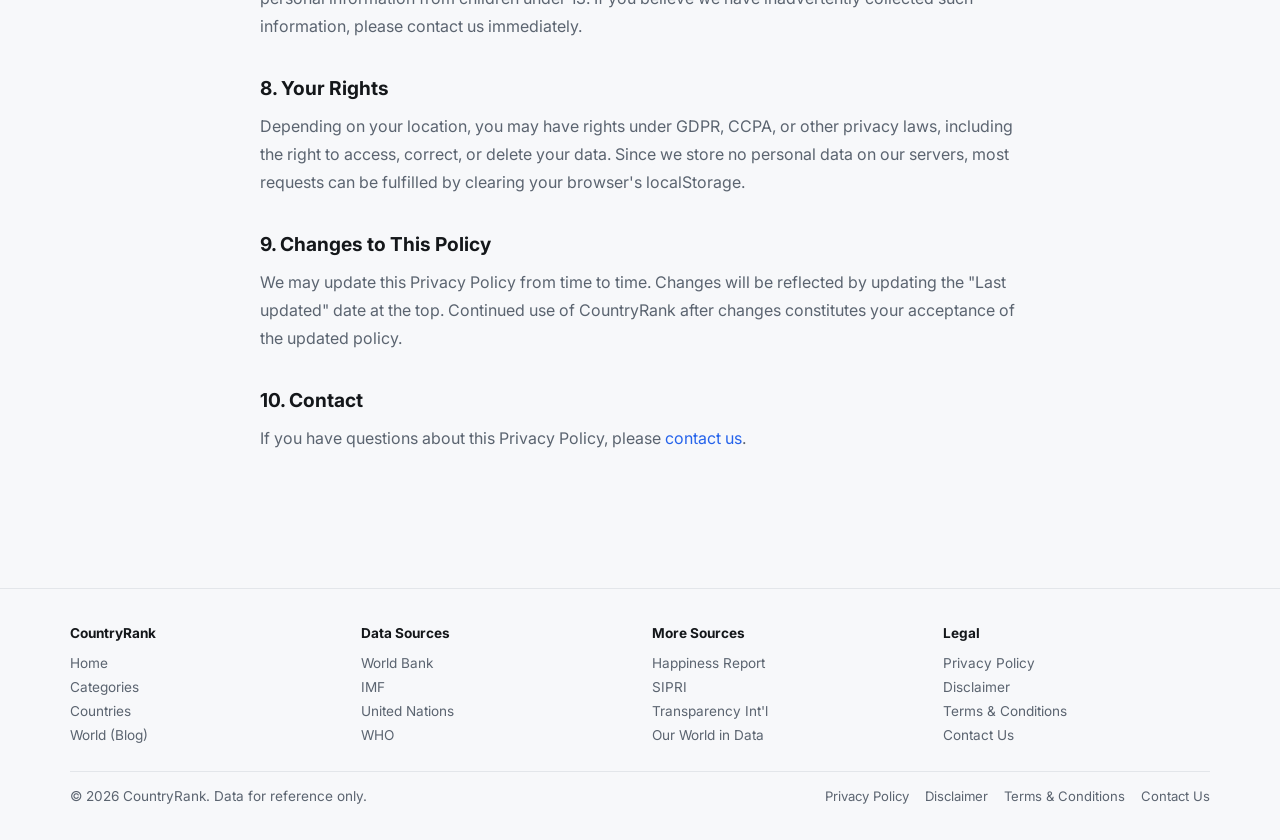
<file: privacy.html>
<!DOCTYPE html>
<html lang="en">
<head>
  <!-- Google tag (gtag.js) -->
  <script async src="https://www.googletagmanager.com/gtag/js?id=G-EP513T5CZM"></script>
  <script>
    window.dataLayer = window.dataLayer || [];
    function gtag(){dataLayer.push(arguments);}
    gtag('js', new Date());
    gtag('config', 'G-EP513T5CZM');
  </script>
  <!-- Google tag (gtag.js) -->
<script async src="https://www.googletagmanager.com/gtag/js?id=G-MKVFE9MXC9"></script>
<script>
  window.dataLayer = window.dataLayer || [];
  function gtag(){dataLayer.push(arguments);}
  gtag('js', new Date());

  gtag('config', 'G-MKVFE9MXC9');
</script>
  <meta charset="UTF-8">
  <meta name="viewport" content="width=device-width, initial-scale=1.0">
  <title>Privacy Policy — CountryRank</title>
  <meta name="description" content="Privacy Policy for CountryRank. Learn how we collect, use, and protect your data.">
  <meta name="robots" content="index, follow">
  <link rel="canonical" href="https://mycountryrank.com/privacy.html">
  <link rel="icon" type="image/png" sizes="32x32" href="/images/favicon-32.png">
  <link rel="icon" type="image/png" sizes="16x16" href="/images/favicon-16.png">
  <link rel="shortcut icon" href="/favicon.ico">
  <link rel="apple-touch-icon" sizes="192x192" href="/images/icon-192.png">
  <link rel="preconnect" href="https://fonts.googleapis.com">
  <link rel="preconnect" href="https://fonts.gstatic.com" crossorigin>
  <link href="https://fonts.googleapis.com/css2?family=Inter:wght@400;600;700;800&display=swap" rel="stylesheet">
  <link rel="stylesheet" href="css/style.css">
</head>
<body>
  <main id="main">
    <div class="container">
      <div class="legal-page">
        <nav class="breadcrumb" aria-label="Breadcrumb">
          <a href="/">Home</a><span aria-hidden="true"> › </span>
          <span aria-current="page">Privacy Policy</span>
        </nav>
        <h1>Privacy Policy</h1>
        <p class="legal-meta">Last updated: January 1, 2026 &nbsp;·&nbsp; Effective: January 1, 2026</p>

        <h2>1. Introduction</h2>
        <p>Welcome to CountryRank ("we", "our", or "us"). We are committed to protecting your personal information and your right to privacy. This Privacy Policy explains how we collect, use, disclose, and safeguard your information when you visit our website.</p>

        <h2>2. Information We Collect</h2>
        <p>We collect minimal information to provide our service:</p>
        <ul>
          <li><strong>Usage Data:</strong> Pages visited, time spent, browser type, device type, and referring URLs collected automatically via analytics.</li>
          <li><strong>Preference Data:</strong> Your selected theme (dark/light mode) and language preference stored locally in your browser via localStorage. This data never leaves your device.</li>
          <li><strong>Contact Information:</strong> If you use our contact form, we collect your name, email address, and message content.</li>
        </ul>

        <h2>3. How We Use Your Information</h2>
        <ul>
          <li>To operate and improve the website</li>
          <li>To respond to your enquiries via the contact form</li>
          <li>To analyse usage patterns and improve user experience</li>
          <li>To remember your language and theme preferences</li>
        </ul>

        <h2>4. Cookies and Local Storage</h2>
        <p>CountryRank uses browser localStorage (not cookies) to store your theme and language preferences. No tracking cookies are set. If we implement Google Analytics or Google AdSense in the future, those services may set their own cookies — we will update this policy accordingly.</p>

        <h2>5. Third-Party Services</h2>
        <p>Our website may include links to or load resources from third-party services:</p>
        <ul>
          <li><strong>Google Fonts:</strong> Fonts are loaded from Google's servers. Google may collect usage data per their privacy policy.</li>
          <li><strong>Flag CDN (flagcdn.com):</strong> Country flag images are served from flagcdn.com.</li>
          <li><strong>External Data Sources:</strong> Links to World Bank, IMF, WHO, and other sources are provided for reference.</li>
        </ul>

        <h2>6. Data Security</h2>
        <p>CountryRank is a static website hosted on GitHub Pages and/or served via Cloudflare. We do not operate servers or databases that store personal user data. All preference data is stored locally on your device only.</p>

        <h2>7. Children's Privacy</h2>
        <p>CountryRank is an educational reference website suitable for all ages. We do not knowingly collect personal information from children under 13. If you believe we have inadvertently collected such information, please contact us immediately.</p>

        <h2>8. Your Rights</h2>
        <p>Depending on your location, you may have rights under GDPR, CCPA, or other privacy laws, including the right to access, correct, or delete your data. Since we store no personal data on our servers, most requests can be fulfilled by clearing your browser's localStorage.</p>

        <h2>9. Changes to This Policy</h2>
        <p>We may update this Privacy Policy from time to time. Changes will be reflected by updating the "Last updated" date at the top. Continued use of CountryRank after changes constitutes your acceptance of the updated policy.</p>

        <h2>10. Contact</h2>
        <p>If you have questions about this Privacy Policy, please <a href="contact.html">contact us</a>.</p>
      </div>
    </div>
  </main>
  <script src="js/theme.js"></script>
  <script src="js/i18n.js"></script>
  <script src="js/app.js"></script>
  <script src="js/search.js"></script>
  <script>pageInit(""); Search.initHeader();</script>
</body>
</html>
</file>
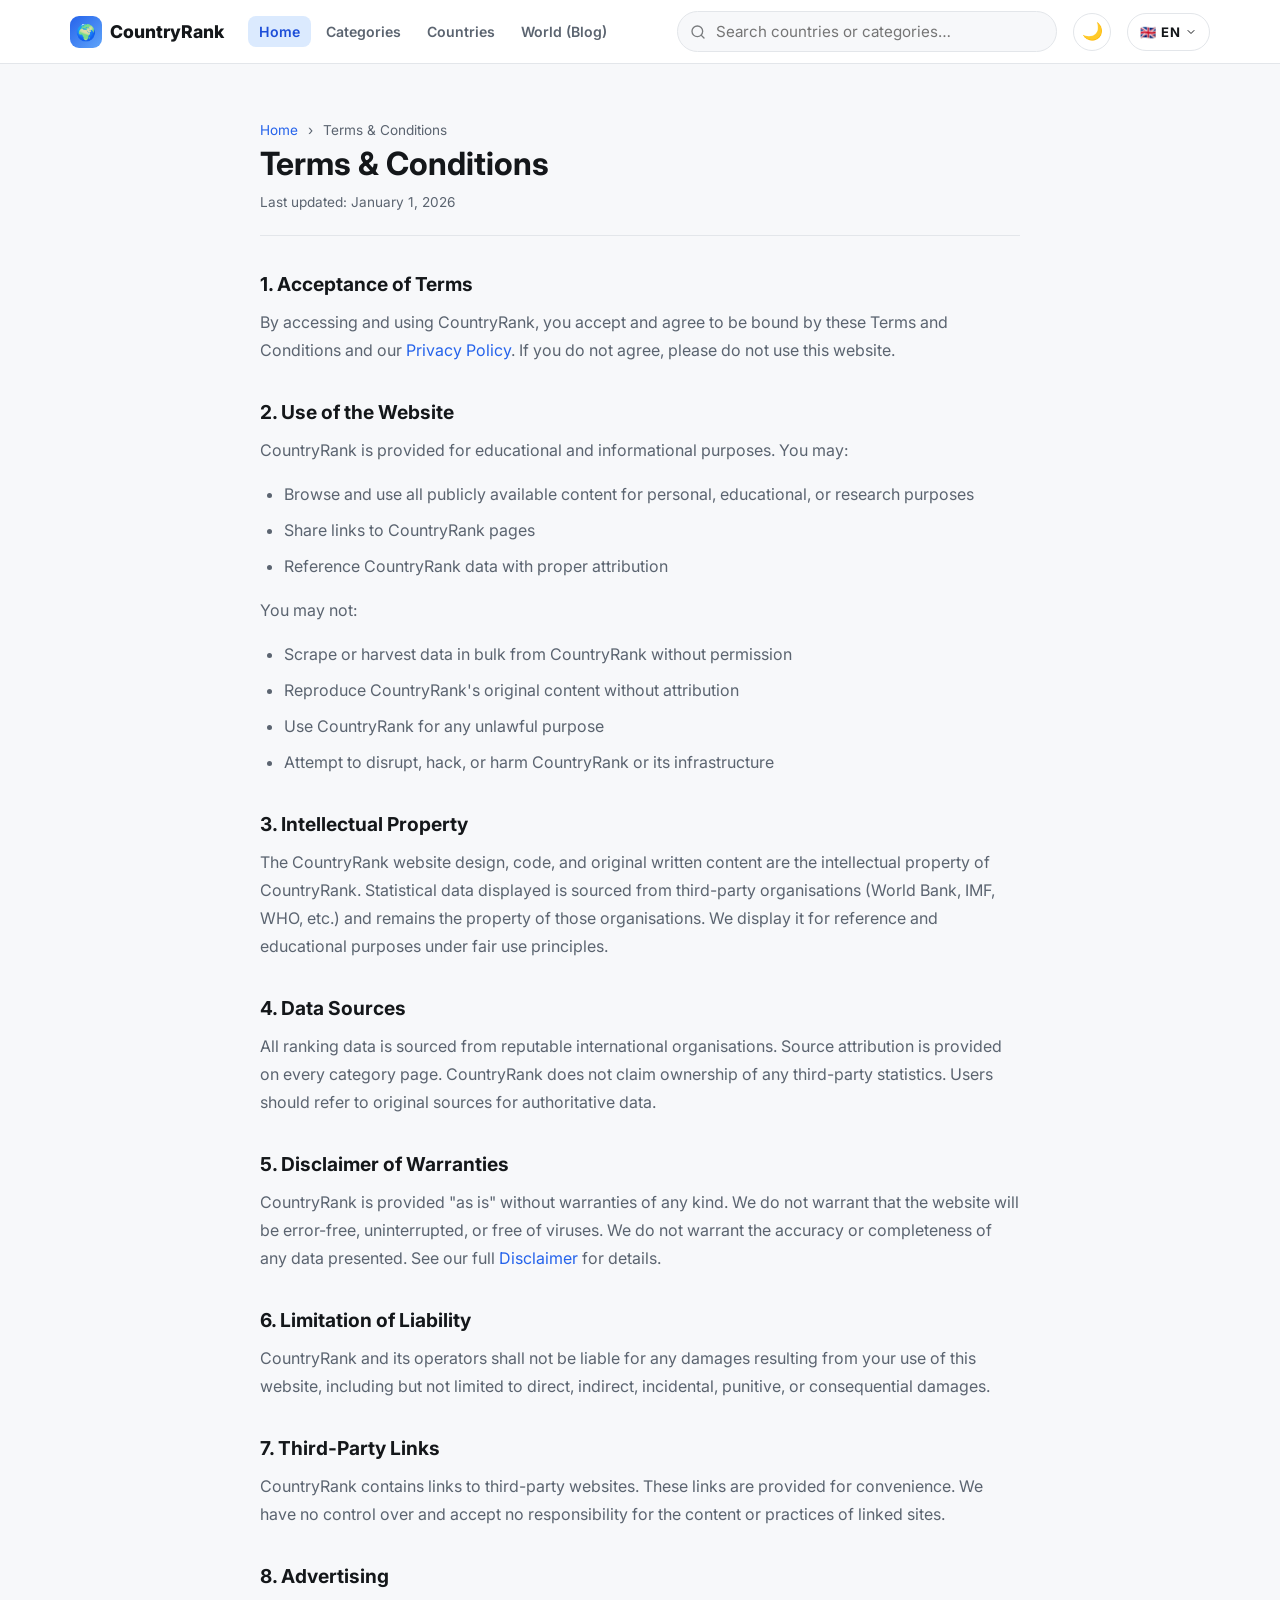
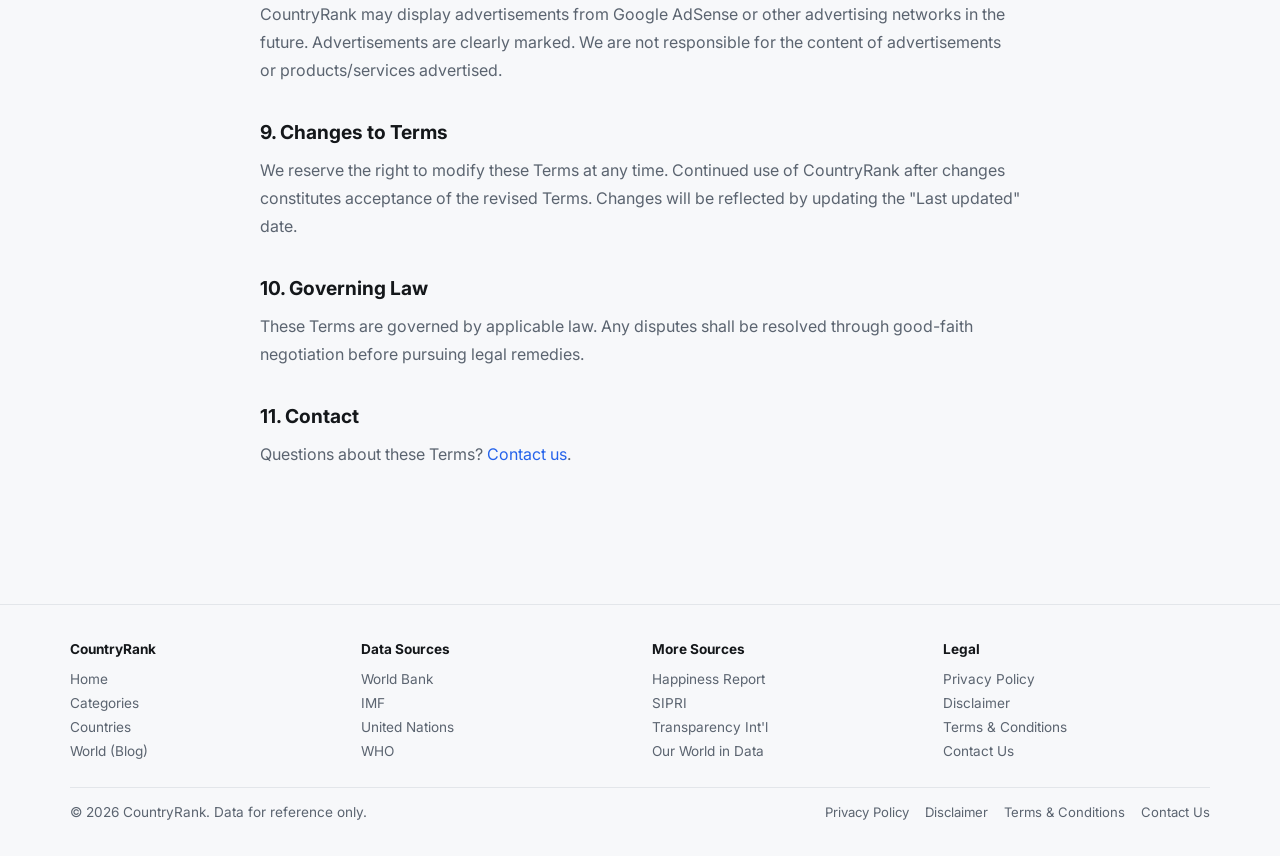
<file: terms.html>
<!DOCTYPE html>
<html lang="en">
<head>
  <!-- Google tag (gtag.js) -->
  <script async src="https://www.googletagmanager.com/gtag/js?id=G-EP513T5CZM"></script>
  <script>
    window.dataLayer = window.dataLayer || [];
    function gtag(){dataLayer.push(arguments);}
    gtag('js', new Date());
    gtag('config', 'G-EP513T5CZM');
  </script>
  <!-- Google tag (gtag.js) -->
<script async src="https://www.googletagmanager.com/gtag/js?id=G-MKVFE9MXC9"></script>
<script>
  window.dataLayer = window.dataLayer || [];
  function gtag(){dataLayer.push(arguments);}
  gtag('js', new Date());

  gtag('config', 'G-MKVFE9MXC9');
</script>
  <meta charset="UTF-8">
  <meta name="viewport" content="width=device-width, initial-scale=1.0">
  <title>Terms and Conditions — CountryRank</title>
  <meta name="description" content="Terms and Conditions for using CountryRank website.">
  <meta name="robots" content="index, follow">
  <link rel="canonical" href="https://mycountryrank.com/terms.html">
  <link rel="icon" type="image/png" sizes="32x32" href="/images/favicon-32.png">
  <link rel="icon" type="image/png" sizes="16x16" href="/images/favicon-16.png">
  <link rel="shortcut icon" href="/favicon.ico">
  <link rel="apple-touch-icon" sizes="192x192" href="/images/icon-192.png">
  <link rel="preconnect" href="https://fonts.googleapis.com">
  <link rel="preconnect" href="https://fonts.gstatic.com" crossorigin>
  <link href="https://fonts.googleapis.com/css2?family=Inter:wght@400;600;700;800&display=swap" rel="stylesheet">
  <link rel="stylesheet" href="css/style.css">
</head>
<body>
  <main id="main">
    <div class="container">
      <div class="legal-page">
        <nav class="breadcrumb" aria-label="Breadcrumb">
          <a href="/">Home</a><span aria-hidden="true"> › </span>
          <span aria-current="page">Terms &amp; Conditions</span>
        </nav>
        <h1>Terms &amp; Conditions</h1>
        <p class="legal-meta">Last updated: January 1, 2026</p>

        <h2>1. Acceptance of Terms</h2>
        <p>By accessing and using CountryRank, you accept and agree to be bound by these Terms and Conditions and our <a href="privacy.html">Privacy Policy</a>. If you do not agree, please do not use this website.</p>

        <h2>2. Use of the Website</h2>
        <p>CountryRank is provided for educational and informational purposes. You may:</p>
        <ul>
          <li>Browse and use all publicly available content for personal, educational, or research purposes</li>
          <li>Share links to CountryRank pages</li>
          <li>Reference CountryRank data with proper attribution</li>
        </ul>
        <p>You may not:</p>
        <ul>
          <li>Scrape or harvest data in bulk from CountryRank without permission</li>
          <li>Reproduce CountryRank's original content without attribution</li>
          <li>Use CountryRank for any unlawful purpose</li>
          <li>Attempt to disrupt, hack, or harm CountryRank or its infrastructure</li>
        </ul>

        <h2>3. Intellectual Property</h2>
        <p>The CountryRank website design, code, and original written content are the intellectual property of CountryRank. Statistical data displayed is sourced from third-party organisations (World Bank, IMF, WHO, etc.) and remains the property of those organisations. We display it for reference and educational purposes under fair use principles.</p>

        <h2>4. Data Sources</h2>
        <p>All ranking data is sourced from reputable international organisations. Source attribution is provided on every category page. CountryRank does not claim ownership of any third-party statistics. Users should refer to original sources for authoritative data.</p>

        <h2>5. Disclaimer of Warranties</h2>
        <p>CountryRank is provided "as is" without warranties of any kind. We do not warrant that the website will be error-free, uninterrupted, or free of viruses. We do not warrant the accuracy or completeness of any data presented. See our full <a href="disclaimer.html">Disclaimer</a> for details.</p>

        <h2>6. Limitation of Liability</h2>
        <p>CountryRank and its operators shall not be liable for any damages resulting from your use of this website, including but not limited to direct, indirect, incidental, punitive, or consequential damages.</p>

        <h2>7. Third-Party Links</h2>
        <p>CountryRank contains links to third-party websites. These links are provided for convenience. We have no control over and accept no responsibility for the content or practices of linked sites.</p>

        <h2>8. Advertising</h2>
        <p>CountryRank may display advertisements from Google AdSense or other advertising networks in the future. Advertisements are clearly marked. We are not responsible for the content of advertisements or products/services advertised.</p>

        <h2>9. Changes to Terms</h2>
        <p>We reserve the right to modify these Terms at any time. Continued use of CountryRank after changes constitutes acceptance of the revised Terms. Changes will be reflected by updating the "Last updated" date.</p>

        <h2>10. Governing Law</h2>
        <p>These Terms are governed by applicable law. Any disputes shall be resolved through good-faith negotiation before pursuing legal remedies.</p>

        <h2>11. Contact</h2>
        <p>Questions about these Terms? <a href="contact.html">Contact us</a>.</p>
      </div>
    </div>
  </main>
  <script src="js/theme.js"></script>
  <script src="js/i18n.js"></script>
  <script src="js/app.js"></script>
  <script src="js/search.js"></script>
  <script>pageInit(""); Search.initHeader();</script>
</body>
</html>
</file>
<file: css/style.css>
/* =========================================================
   CountryRank — style.css  (Full updated version)
   ========================================================= */

/* ===================== Design Tokens ===================== */
:root {
  --color-bg: #f7f8fa;
  --color-surface: #ffffff;
  --color-border: #e3e6ea;
  --color-text: #14171a;
  --color-text-muted: #5b6470;
  --color-primary: #2563eb;
  --color-primary-dark: #1d4ed8;
  --color-primary-light: #dbeafe;
  --shadow-sm: 0 1px 2px rgba(16,24,40,.06);
  --shadow-md: 0 4px 12px rgba(16,24,40,.08);
  --shadow-lg: 0 12px 32px rgba(16,24,40,.12);
  --radius-sm: 8px;
  --radius-md: 14px;
  --radius-lg: 20px;
  --header-height: 64px;
  --max-width: 1180px;
  --font-sans: "Inter",-apple-system,BlinkMacSystemFont,"Segoe UI",Roboto,sans-serif;
}
[data-theme="dark"] {
  --color-bg: #0e1116;
  --color-surface: #161a21;
  --color-border: #262b34;
  --color-text: #f2f4f7;
  --color-text-muted: #9aa3af;
  --color-primary: #5b9dff;
  --color-primary-dark: #3b82f6;
  --color-primary-light: #1c2740;
  --shadow-sm: 0 1px 2px rgba(0,0,0,.4);
  --shadow-md: 0 4px 14px rgba(0,0,0,.45);
  --shadow-lg: 0 16px 40px rgba(0,0,0,.55);
}

/* ===================== Reset & Base ===================== */
*{box-sizing:border-box}
html{scroll-behavior:smooth}
body{margin:0;font-family:var(--font-sans);background:var(--color-bg);color:var(--color-text);-webkit-font-smoothing:antialiased;transition:background .2s ease,color .2s ease}
a{color:inherit;text-decoration:none}
img{max-width:100%;display:block}
.container{max-width:var(--max-width);margin:0 auto;padding:0 20px}

/* Skip link */
.skip-link{position:absolute;left:-999px;top:0;background:var(--color-primary);color:#fff;padding:10px 16px;border-radius:0 0 8px 0;z-index:1000}
.skip-link:focus{left:0}

/* ===================== Ad Slots — HIDDEN ===================== */
/* Placeholders kept in HTML for future AdSense — invisible for now */
.ad-slot { display: none !important; }

/* ===================== Header ===================== */
.site-header{position:sticky;top:0;z-index:100;background:var(--color-surface);border-bottom:1px solid var(--color-border);height:var(--header-height)}
.site-header .container{height:100%;display:flex;align-items:center;gap:16px}
.logo{display:flex;align-items:center;gap:8px;font-weight:800;font-size:1.1rem;white-space:nowrap}
.logo .logo-mark{display:inline-flex;width:32px;height:32px;border-radius:9px;background:linear-gradient(135deg,var(--color-primary),#60a5fa);color:#fff;align-items:center;justify-content:center;font-size:16px}

.main-nav{display:flex;gap:4px;margin-left:8px}
.main-nav a{padding:7px 11px;border-radius:var(--radius-sm);font-size:.88rem;font-weight:600;color:var(--color-text-muted)}
.main-nav a:hover,.main-nav a.active{background:var(--color-primary-light);color:var(--color-primary-dark)}

.header-search{flex:1;max-width:380px;margin-left:auto;position:relative}

/* Theme toggle */
.theme-toggle{border:1px solid var(--color-border);background:var(--color-surface);color:var(--color-text);width:38px;height:38px;border-radius:50%;cursor:pointer;font-size:17px;display:flex;align-items:center;justify-content:center;flex-shrink:0;position:relative;overflow:hidden}
.theme-toggle:hover{background:var(--color-primary-light)}
.theme-toggle:active{transform:scale(.92)}
[data-theme="dark"] .theme-toggle{background:#1e2530;border-color:#3b4556;color:#fbbf24}

/* Hamburger */
.nav-toggle{display:none;background:none;border:1px solid var(--color-border);border-radius:var(--radius-sm);color:var(--color-text);font-size:1.2rem;width:36px;height:36px;align-items:center;justify-content:center;cursor:pointer;flex-shrink:0;margin-left:4px}
.nav-toggle:hover{background:var(--color-primary-light)}

@media(max-width:760px){
  .nav-toggle{display:flex}
  .main-nav{display:none;flex-direction:column;position:absolute;top:var(--header-height);left:0;right:0;background:var(--color-surface);border-bottom:2px solid var(--color-border);padding:10px 20px 16px;gap:2px;box-shadow:var(--shadow-md);z-index:99}
  .main-nav.open{display:flex}
  .main-nav a{padding:10px 14px;font-size:1rem}
  .header-search{max-width:none}
}

/* ===================== Search ===================== */
.search-box{position:relative}
.search-box input[type="search"]{width:100%;padding:10px 14px 10px 38px;border-radius:999px;border:1px solid var(--color-border);background:var(--color-bg);color:var(--color-text);font-size:.95rem;font-family:inherit}
.search-box input[type="search"]:focus{outline:2px solid var(--color-primary);outline-offset:1px}
.search-box .search-icon{position:absolute;left:13px;top:50%;transform:translateY(-50%);opacity:.55;pointer-events:none}
.search-suggestions{position:absolute;top:calc(100% + 8px);left:0;right:0;background:var(--color-surface);border:1px solid var(--color-border);border-radius:var(--radius-md);box-shadow:var(--shadow-lg);max-height:340px;overflow-y:auto;z-index:200;display:none}
.search-suggestions.open{display:block}
.search-suggestions .suggestion-group-label{font-size:.72rem;text-transform:uppercase;letter-spacing:.04em;color:var(--color-text-muted);padding:10px 14px 4px}
.suggestion-item{display:flex;align-items:center;gap:10px;padding:9px 14px;cursor:pointer;font-size:.92rem}
.suggestion-item:hover,.suggestion-item.active{background:var(--color-primary-light)}
.suggestion-item img.flag-sm{width:22px;height:16px;object-fit:cover;border-radius:3px;border:1px solid var(--color-border)}
.suggestion-empty{padding:16px 14px;color:var(--color-text-muted);font-size:.9rem}

/* ===================== Language Switcher ===================== */
.lang-switcher{position:relative;flex-shrink:0}
.lang-btn{display:flex;align-items:center;gap:5px;height:38px;padding:0 12px;border:1px solid var(--color-border);border-radius:999px;background:var(--color-surface);color:var(--color-text);font-family:inherit;font-size:.82rem;font-weight:700;cursor:pointer;white-space:nowrap}
.lang-btn:hover{background:var(--color-primary-light);border-color:var(--color-primary)}
.lang-code{letter-spacing:.03em}
.lang-dropdown{display:none;position:absolute;top:calc(100% + 8px);right:0;background:var(--color-surface);border:1px solid var(--color-border);border-radius:var(--radius-md);box-shadow:var(--shadow-lg);min-width:180px;z-index:300;list-style:none;margin:0;padding:6px 0;max-height:360px;overflow-y:auto}
.lang-dropdown.open{display:block}
.lang-dropdown li{display:flex;align-items:center;gap:10px;padding:9px 16px;cursor:pointer;font-size:.9rem;transition:background .1s}
.lang-dropdown li:hover,.lang-dropdown li[aria-selected="true"]{background:var(--color-primary-light)}
.lang-dropdown li[aria-selected="true"]{font-weight:700;color:var(--color-primary-dark)}
@media(max-width:480px){.lang-btn .lang-code{display:none}.lang-btn{padding:0 10px}}

/* ===================== Hero ===================== */
.hero{padding:52px 0 28px;text-align:center}
.hero h1{font-size:clamp(1.8rem,4vw,2.6rem);margin:0 0 12px;font-weight:800;letter-spacing:-.02em}
.hero p.subtitle{color:var(--color-text-muted);font-size:1rem;max-width:540px;margin:0 auto}
@media(max-width:600px){.hero{padding:36px 0 20px}.hero h1{font-size:1.7rem}}

/* ===================== Dual Search Cards ===================== */
.dual-search-grid{display:grid;grid-template-columns:1fr 1fr;gap:24px;margin:32px 0}
@media(max-width:720px){.dual-search-grid{grid-template-columns:1fr}}
.dual-search-card{background:var(--color-surface);border:1px solid var(--color-border);border-radius:var(--radius-lg);padding:32px 28px;box-shadow:var(--shadow-sm);display:flex;flex-direction:column}
.dual-search-card:hover{border-color:var(--color-primary);box-shadow:var(--shadow-md)}
.dual-search-icon{font-size:2.2rem;margin-bottom:12px}
.dual-search-card h2{margin:0 0 6px;font-size:1.25rem}
.dual-search-card p{margin:0 0 18px;color:var(--color-text-muted);font-size:.9rem}
.select-label{font-size:.8rem;font-weight:600;color:var(--color-text-muted);text-transform:uppercase;letter-spacing:.04em;margin-bottom:6px;display:block}
.full-select{width:100%;padding:11px 14px;border:1px solid var(--color-border);border-radius:var(--radius-md);background:var(--color-bg);color:var(--color-text);font-family:inherit;font-size:.95rem;cursor:pointer;appearance:none;background-image:url("data:image/svg+xml,%3Csvg xmlns='http://www.w3.org/2000/svg' width='16' height='16' fill='none' viewBox='0 0 24 24'%3E%3Cpath d='M6 9l6 6 6-6' stroke='%235b6470' stroke-width='2' stroke-linecap='round'/%3E%3C/svg%3E");background-repeat:no-repeat;background-position:right 12px center}
.full-select:focus{outline:2px solid var(--color-primary);outline-offset:1px}
.btn-outline{display:inline-flex;align-items:center;justify-content:center;border:2px solid var(--color-primary);color:var(--color-primary);background:transparent;padding:10px 18px;border-radius:999px;font-weight:700;font-size:.9rem;text-align:center;transition:background .15s,color .15s}
.btn-outline:hover{background:var(--color-primary);color:#fff}

/* ===================== Stats Bar ===================== */
.stats-bar{display:grid;grid-template-columns:repeat(auto-fit,minmax(130px,1fr));gap:14px;margin:32px 0}
.stat-tile{background:var(--color-surface);border:1px solid var(--color-border);border-radius:var(--radius-md);padding:20px 16px;text-align:center}
.stat-tile .stat-num{font-size:2rem;font-weight:800;color:var(--color-primary);display:block}
.stat-tile .stat-label{font-size:.82rem;color:var(--color-text-muted);margin-top:4px}

/* ===================== Section / List ===================== */
.section-title{font-size:1.4rem;font-weight:800;margin:36px 0 18px}
.list-toolbar{display:flex;gap:12px;align-items:center;margin:24px 0;flex-wrap:wrap}
.list-toolbar .search-box{flex:1;min-width:220px}
.result-count{color:var(--color-text-muted);font-size:.9rem}
.item-grid{display:grid;grid-template-columns:repeat(auto-fill,minmax(220px,1fr));gap:14px;margin-bottom:40px}
.item-card{background:var(--color-surface);border:1px solid var(--color-border);border-radius:var(--radius-md);padding:16px;display:flex;align-items:center;gap:12px;box-shadow:var(--shadow-sm);transition:transform .12s ease,box-shadow .12s ease}
.item-card:hover{transform:translateY(-2px);box-shadow:var(--shadow-md);border-color:var(--color-primary)}
.item-card img.flag-md{width:42px;height:30px;object-fit:cover;border-radius:5px;border:1px solid var(--color-border);flex-shrink:0}
.item-card .item-icon{width:42px;height:42px;border-radius:10px;background:var(--color-primary-light);color:var(--color-primary-dark);display:flex;align-items:center;justify-content:center;font-size:1.2rem;flex-shrink:0}
.item-card .item-name{font-weight:700;font-size:.95rem}
.item-card .item-meta{font-size:.78rem;color:var(--color-text-muted)}
.letter-heading{font-weight:800;color:var(--color-primary);margin:28px 0 10px;font-size:1rem;letter-spacing:.04em}

/* ===================== Breadcrumb ===================== */
.breadcrumb{font-size:.85rem;color:var(--color-text-muted);margin:18px 0 6px}
.breadcrumb a:hover{color:var(--color-primary)}
.breadcrumb span[aria-hidden]{margin:0 6px}

/* ===================== Detail Header ===================== */
.detail-header{display:flex;align-items:center;gap:18px;margin:14px 0 8px;flex-wrap:wrap}
.detail-header img.flag-lg{width:84px;height:60px;object-fit:cover;border-radius:10px;border:1px solid var(--color-border);box-shadow:var(--shadow-sm)}
.detail-header .detail-icon{width:64px;height:64px;border-radius:14px;background:var(--color-primary-light);color:var(--color-primary-dark);display:flex;align-items:center;justify-content:center;font-size:1.8rem}
.detail-header h1{margin:0;font-size:1.9rem}
.detail-meta{color:var(--color-text-muted);font-size:.88rem;margin:4px 0 0}
.detail-meta a{color:var(--color-primary)}

/* ===================== Info Grid (country facts) ===================== */
.info-grid{display:grid;grid-template-columns:repeat(auto-fit,minmax(160px,1fr));gap:12px;margin:24px 0}
.info-tile{background:var(--color-surface);border:1px solid var(--color-border);border-radius:var(--radius-md);padding:14px 16px}
.info-tile .label{font-size:.74rem;text-transform:uppercase;letter-spacing:.04em;color:var(--color-text-muted);margin-bottom:4px}
.info-tile .value{font-weight:700;font-size:1rem}

/* ===================== Ranking Table ===================== */
.ranking-table-wrap{background:var(--color-surface);border:1px solid var(--color-border);border-radius:var(--radius-lg);overflow:hidden;box-shadow:var(--shadow-sm)}
table.ranking-table{width:100%;border-collapse:collapse}
table.ranking-table th,table.ranking-table td{text-align:left;padding:12px 16px;border-bottom:1px solid var(--color-border);font-size:.92rem}
table.ranking-table th{background:var(--color-bg);font-size:.74rem;text-transform:uppercase;letter-spacing:.04em;color:var(--color-text-muted)}
table.ranking-table thead{display:table-header-group}
table.ranking-table thead tr{position:relative;z-index:2}
table.ranking-table tbody tr{cursor:pointer;transition:background .1s ease}
table.ranking-table tbody tr:hover{background:var(--color-primary-light)}
table.ranking-table tbody tr:last-child td{border-bottom:none}
.rank-cell{font-weight:800;color:var(--color-primary);width:56px}
.rank-cell.top-3{color:#b8860b}
.country-cell{display:flex;align-items:center;gap:10px;font-weight:600}
.score-cell{font-weight:700;text-align:right;white-space:nowrap}

/* Country ranking list on country page */
.ranking-row-link{display:flex;align-items:center;justify-content:space-between;gap:14px;padding:14px 16px;border-bottom:1px solid var(--color-border);cursor:pointer}
.ranking-row-link:last-child{border-bottom:none}
.ranking-row-link:hover{background:var(--color-primary-light)}
.ranking-row-link .cat-name{font-weight:700}
.cat-rank-badge{background:var(--color-primary);color:#fff;border-radius:999px;padding:4px 12px;font-weight:800;font-size:.85rem;white-space:nowrap}

/* ===================== Data Notice ===================== */
.data-notice{background:var(--color-primary-light);color:var(--color-primary-dark);border-radius:var(--radius-md);padding:12px 16px;font-size:.85rem;margin:18px 0}

/* ===================== SEO Content Block ===================== */
.seo-content{background:var(--color-surface);border:1px solid var(--color-border);border-radius:var(--radius-lg);padding:40px 44px;margin:40px 0;line-height:1.75}
.seo-content h2{margin:0 0 16px;font-size:1.4rem}
.seo-content h3{margin:28px 0 10px;font-size:1.1rem}
.seo-content p{margin:0 0 16px;color:var(--color-text-muted)}
.seo-content p:last-child{margin-bottom:0}
.seo-content ul{margin:0 0 16px;padding-left:22px;color:var(--color-text-muted)}
.seo-content ul li{margin-bottom:6px}
.seo-content a{color:var(--color-primary)}
.seo-content a:hover{text-decoration:underline}
@media(max-width:600px){.seo-content{padding:24px 20px}}

/* ===================== FAQ ===================== */
.faq-section{margin:48px 0 40px}
.faq-group-label{font-size:.85rem;text-transform:uppercase;letter-spacing:.05em;color:var(--color-text-muted);margin:28px 0 12px;font-weight:700}
.faq-list{display:flex;flex-direction:column;gap:10px}
.faq-item{background:var(--color-surface);border:1px solid var(--color-border);border-radius:var(--radius-md);overflow:hidden;transition:border-color .15s ease}
.faq-item:has(.faq-question[aria-expanded="true"]){border-color:var(--color-primary);box-shadow:var(--shadow-sm)}
.faq-question{width:100%;display:flex;align-items:center;justify-content:space-between;gap:14px;padding:16px 20px;background:none;border:none;cursor:pointer;text-align:left;font-family:inherit;font-size:.97rem;font-weight:700;color:var(--color-text)}
.faq-question:hover{background:var(--color-primary-light)}
.faq-chevron{flex-shrink:0;transition:transform .2s ease;color:var(--color-text-muted)}
.faq-question[aria-expanded="true"] .faq-chevron{transform:rotate(180deg);color:var(--color-primary)}
.faq-answer{padding:0 20px 16px;color:var(--color-text-muted);font-size:.93rem;line-height:1.65}
.faq-answer p{margin:0}

/* ===================== Legal Pages ===================== */
.legal-page{max-width:800px;margin:0 auto;padding:40px 20px 60px}
.legal-page h1{font-size:2rem;margin:0 0 8px}
.legal-page .legal-meta{color:var(--color-text-muted);font-size:.85rem;margin-bottom:36px;padding-bottom:20px;border-bottom:1px solid var(--color-border)}
.legal-page h2{font-size:1.2rem;margin:36px 0 12px;color:var(--color-text)}
.legal-page p{color:var(--color-text-muted);line-height:1.75;margin:0 0 16px}
.legal-page ul{color:var(--color-text-muted);line-height:1.75;padding-left:24px;margin:0 0 16px}
.legal-page ul li{margin-bottom:8px}
.legal-page a{color:var(--color-primary)}
.legal-page a:hover{text-decoration:underline}

/* ===================== Contact Page ===================== */
.contact-grid{display:grid;grid-template-columns:1fr 1fr;gap:32px;margin:32px 0}
@media(max-width:700px){.contact-grid{grid-template-columns:1fr}}
.contact-info-card{background:var(--color-surface);border:1px solid var(--color-border);border-radius:var(--radius-lg);padding:28px}
.contact-info-card h3{margin:0 0 16px;font-size:1.1rem}
.contact-item{display:flex;align-items:flex-start;gap:12px;margin-bottom:20px}
.contact-item .c-icon{font-size:1.4rem;flex-shrink:0;margin-top:2px}
.contact-item .c-label{font-size:.78rem;text-transform:uppercase;letter-spacing:.04em;color:var(--color-text-muted);margin-bottom:2px}
.contact-item .c-value{font-weight:600;font-size:.95rem}
.contact-form-card{background:var(--color-surface);border:1px solid var(--color-border);border-radius:var(--radius-lg);padding:28px}
.contact-form-card h3{margin:0 0 20px;font-size:1.1rem}
.form-group{margin-bottom:18px}
.form-group label{display:block;font-size:.82rem;font-weight:700;text-transform:uppercase;letter-spacing:.04em;color:var(--color-text-muted);margin-bottom:6px}
.form-group input,.form-group textarea,.form-group select{width:100%;padding:11px 14px;border:1px solid var(--color-border);border-radius:var(--radius-md);background:var(--color-bg);color:var(--color-text);font-family:inherit;font-size:.95rem}
.form-group input:focus,.form-group textarea:focus,.form-group select:focus{outline:2px solid var(--color-primary);outline-offset:1px}
.form-group textarea{resize:vertical;min-height:120px}
.form-success{display:none;background:var(--color-primary-light);color:var(--color-primary-dark);border-radius:var(--radius-md);padding:16px 20px;margin-top:16px;font-weight:600}

/* ===================== Footer ===================== */
.site-footer{border-top:1px solid var(--color-border);margin-top:60px;padding:36px 0;color:var(--color-text-muted);font-size:.85rem}
.footer-grid{display:grid;grid-template-columns:repeat(auto-fit,minmax(150px,1fr));gap:24px;margin-bottom:24px}
.footer-grid h4{color:var(--color-text);font-size:.85rem;margin:0 0 10px}
.footer-grid a{display:block;padding:4px 0}
.footer-grid a:hover{color:var(--color-primary)}
.footer-bottom{border-top:1px solid var(--color-border);padding-top:16px;display:flex;justify-content:space-between;flex-wrap:wrap;gap:8px}
.footer-legal{display:flex;gap:16px;flex-wrap:wrap}
.footer-legal a{color:var(--color-text-muted);font-size:.82rem}
.footer-legal a:hover{color:var(--color-primary)}

/* ===================== Utility ===================== */
.text-center{text-align:center}
.empty-state{text-align:center;padding:60px 20px;color:var(--color-text-muted)}
.btn{display:inline-flex;align-items:center;gap:8px;background:var(--color-primary);color:#fff;padding:10px 18px;border-radius:999px;font-weight:700;border:none;cursor:pointer;font-size:.9rem}
.btn:hover{background:var(--color-primary-dark)}
.visually-hidden{position:absolute;width:1px;height:1px;overflow:hidden;clip:rect(0 0 0 0);white-space:nowrap}

/* ===================== Responsive 760px ===================== */
.nav-toggle{display:none;background:none;border:1px solid var(--color-border);border-radius:var(--radius-sm);color:var(--color-text);font-size:1.2rem;width:36px;height:36px;align-items:center;justify-content:center;cursor:pointer;flex-shrink:0;margin-left:4px}
.nav-toggle:hover{background:var(--color-primary-light)}

/* ===================== Responsive 600px ===================== */
@media(max-width:600px){
  .detail-header h1{font-size:1.5rem}
  table.ranking-table th,table.ranking-table td{padding:10px 8px;font-size:.85rem}
}

/* ===================== Responsive 480px ===================== */
@media(max-width:480px){
  .ranking-table-wrap{overflow-x:auto;-webkit-overflow-scrolling:touch}
  table.ranking-table{min-width:360px}
  .detail-header{flex-direction:column;align-items:flex-start;gap:12px}
  .detail-header img.flag-lg{width:64px;height:46px}
  .info-grid{grid-template-columns:1fr 1fr}
  .dual-search-card{padding:22px 18px}
  .list-toolbar{flex-direction:column;align-items:stretch}
  .list-toolbar .search-box{max-width:100%}
  #continent-filter{width:100%}
  .ranking-row-link{flex-direction:column;align-items:flex-start;gap:8px}
  .ranking-row-link .cat-rank-badge{align-self:flex-end}
  .breadcrumb{white-space:normal;line-height:1.8}
  .footer-bottom{flex-direction:column;text-align:center}
}

/* ===================== Responsive 380px ===================== */
@media(max-width:380px){
  .container{padding:0 12px}
  .info-grid{grid-template-columns:1fr}
  .item-grid{grid-template-columns:1fr}
  .detail-header h1{font-size:1.3rem}
  table.ranking-table th,table.ranking-table td{padding:8px 6px;font-size:.8rem}
}

/* ===================== Error Pages (404 / 500) ===================== */
.error-page{max-width:720px;margin:0 auto;padding:64px 20px 60px;text-align:center}
.error-code{font-size:5.5rem;font-weight:800;line-height:1;color:var(--color-primary);letter-spacing:-.03em;opacity:.9}
.error-icon{font-size:3rem;margin:8px 0 20px}
.error-page h1{font-size:1.8rem;margin:0 0 12px}
.error-message{color:var(--color-text-muted);font-size:1rem;line-height:1.6;max-width:480px;margin:0 auto 32px}
.error-search{max-width:480px;margin:0 auto 32px}
.error-actions{display:flex;gap:12px;justify-content:center;flex-wrap:wrap;margin-bottom:48px}
.error-links{border-top:1px solid var(--color-border);padding-top:32px;margin-top:16px}
.error-links h3{font-size:1rem;color:var(--color-text-muted);margin:0 0 18px;text-transform:uppercase;letter-spacing:.04em;font-size:.82rem}
@media(max-width:480px){
  .error-code{font-size:4rem}
  .error-page{padding:40px 16px 40px}
  .error-actions{flex-direction:column;align-items:stretch}
  .error-actions .btn,.error-actions .btn-outline{justify-content:center}
}

/* =========================================================
   BLOG SYSTEM — World Blog
   ========================================================= */

/* ---- Blog Hero ---- */
.blog-hero{
  background:linear-gradient(135deg, var(--color-primary-light) 0%, var(--color-bg) 100%);
  padding:44px 0 28px;
  border-bottom:1px solid var(--color-border);
}
.blog-hero-inner{
  display:flex;align-items:center;justify-content:space-between;gap:24px;
}
.blog-hero-text h1{font-size:clamp(1.9rem,4vw,2.4rem);margin:0 0 10px;font-weight:800;letter-spacing:-.02em}
.blog-hero-text .subtitle{color:var(--color-text-muted);font-size:.98rem;max-width:520px;margin:0}
.blog-hero-globe{font-size:5.5rem;opacity:.85;flex-shrink:0}
@media(max-width:700px){ .blog-hero-globe{display:none} }

/* ---- Category pills row ---- */
.blog-pills-row{
  display:flex;gap:8px;flex-wrap:wrap;margin-top:24px;
}
.blog-pill{
  padding:9px 16px;border-radius:999px;border:1px solid var(--color-border);
  background:var(--color-surface);color:var(--color-text);
  font-family:inherit;font-size:.86rem;font-weight:600;cursor:pointer;
  transition:background .15s,border-color .15s,color .15s;white-space:nowrap;
}
.blog-pill:hover{border-color:var(--color-primary)}
.blog-pill.active{background:var(--color-primary);border-color:var(--color-primary);color:#fff}

/* ---- Toolbar: search + sort ---- */
.blog-toolbar{
  display:flex;gap:12px;align-items:center;margin-top:28px;flex-wrap:wrap;
}
@media(max-width:600px){ .blog-toolbar{flex-direction:column;align-items:stretch} }

/* ---- Blog grid + cards ---- */
.blog-grid{
  display:grid;grid-template-columns:repeat(auto-fill,minmax(300px,1fr));
  gap:22px;margin-bottom:32px;
}
.blog-card{
  display:block;background:var(--color-surface);border:1px solid var(--color-border);
  border-radius:var(--radius-lg);overflow:hidden;box-shadow:var(--shadow-sm);
  transition:transform .15s ease,box-shadow .15s ease;
}
.blog-card:hover{transform:translateY(-3px);box-shadow:var(--shadow-lg);border-color:var(--color-primary)}
.blog-card-image-wrap{position:relative;aspect-ratio:16/10;overflow:hidden;background:var(--color-bg)}
.blog-card-image{width:100%;height:100%;object-fit:cover}
.blog-date-overlay{
  position:absolute;left:12px;bottom:12px;
  background:rgba(255,255,255,.95);color:#14171a;
  font-size:.72rem;font-weight:700;padding:4px 10px;border-radius:999px;
}
.blog-card-body{padding:18px 18px 20px}
.blog-card-title{font-size:1.08rem;font-weight:800;margin:0 0 8px;line-height:1.35}
.blog-card-excerpt{font-size:.88rem;color:var(--color-text-muted);margin:0 0 16px;line-height:1.55;
  display:-webkit-box;-webkit-line-clamp:2;-webkit-box-orient:vertical;overflow:hidden}
.blog-card-meta{display:flex;align-items:center;gap:8px;font-size:.78rem;color:var(--color-text-muted)}
.blog-avatar-sm{width:24px;height:24px;border-radius:50%;object-fit:cover;flex-shrink:0}
.blog-author-name{font-weight:600;color:var(--color-text)}
.blog-meta-dot{opacity:.5}

/* ---- Category badges (colored per category) ---- */
.blog-badge{
  position:absolute;top:12px;left:12px;
  padding:5px 12px;border-radius:999px;font-size:.72rem;font-weight:700;color:#fff;
  text-transform:capitalize;
}
.blog-badge--economy{background:#2563eb}
.blog-badge--education{background:#f59e0b}
.blog-badge--health{background:#16a34a}
.blog-badge--technology{background:#0f172a}
.blog-badge--environment{background:#22c55e}
.blog-badge--governance{background:#7c3aed}
.blog-badge--travel{background:#0891b2}
.blog-badge--culture{background:#db2777}

/* ---- Pagination ---- */
.pagination-row{
  display:flex;align-items:center;justify-content:center;gap:8px;
  margin:20px 0 48px;flex-wrap:wrap;
}
.page-btn{
  min-width:38px;height:38px;padding:0 12px;border-radius:var(--radius-sm);
  border:1px solid var(--color-border);background:var(--color-surface);color:var(--color-text);
  font-family:inherit;font-weight:600;font-size:.88rem;cursor:pointer;
}
.page-btn:hover:not(:disabled){border-color:var(--color-primary);color:var(--color-primary)}
.page-btn.active{background:var(--color-primary);border-color:var(--color-primary);color:#fff}
.page-btn:disabled{opacity:.4;cursor:not-allowed}
.page-dots{color:var(--color-text-muted);padding:0 4px}

/* ---- Category dropdown on post page ---- */
.blog-cat-dropdown-wrap{margin:18px 0 8px}

/* ---- Single blog post article ---- */
.blog-post{max-width:800px;margin:0 auto;padding-top:8px}
.blog-post-title{font-size:clamp(1.6rem,4vw,2.2rem);font-weight:800;line-height:1.25;margin:0 0 16px;letter-spacing:-.01em}
.blog-post-meta{
  display:flex;align-items:center;gap:8px;flex-wrap:wrap;
  font-size:.85rem;color:var(--color-text-muted);margin-bottom:20px;
}
.blog-post-hero-image{
  width:100%;max-height:440px;object-fit:cover;border-radius:var(--radius-lg);
  margin:20px 0 28px;box-shadow:var(--shadow-sm);
}
.blog-post-content{font-size:1.02rem;line-height:1.85;color:var(--color-text)}
.blog-post-content h2{font-size:1.35rem;font-weight:800;margin:32px 0 14px}
.blog-post-content h3{font-size:1.12rem;font-weight:700;margin:26px 0 12px}
.blog-post-content p{margin:0 0 18px;color:var(--color-text)}
.blog-post-content a{color:var(--color-primary)}
.blog-post-content a:hover{text-decoration:underline}
.blog-post-content ul,.blog-post-content ol{margin:0 0 18px;padding-left:24px}
.blog-post-content li{margin-bottom:8px}

/* ---- Share buttons ---- */
.share-buttons{display:flex;align-items:center;gap:10px;margin:22px 0;flex-wrap:wrap}
.share-label{font-size:.82rem;font-weight:700;color:var(--color-text-muted);margin-right:2px}
.share-btn{
  width:36px;height:36px;border-radius:50%;display:flex;align-items:center;justify-content:center;
  background:var(--color-surface);border:1px solid var(--color-border);color:var(--color-text-muted);
  cursor:pointer;transition:background .15s,color .15s,border-color .15s;
}
.share-btn:hover{color:#fff;border-color:transparent}
.share-fb:hover{background:#1877f2}
.share-x:hover{background:#000}
.share-wa:hover{background:#25d366}
.share-li:hover{background:#0a66c2}
.share-copy:hover{background:var(--color-primary)}

/* ---- Author box ---- */
.author-box{
  display:flex;gap:16px;align-items:flex-start;
  background:var(--color-surface);border:1px solid var(--color-border);
  border-radius:var(--radius-lg);padding:22px;margin:36px 0;
}
.author-avatar-lg{width:56px;height:56px;border-radius:50%;object-fit:cover;flex-shrink:0}
.author-box-label{font-size:.72rem;text-transform:uppercase;letter-spacing:.04em;color:var(--color-text-muted);margin-bottom:2px}
.author-box-name{font-weight:800;font-size:1.02rem;margin-bottom:6px}
.author-box-bio{font-size:.88rem;color:var(--color-text-muted);margin:0;line-height:1.6}

/* ---- Prev / Next navigation ---- */
.prev-next-nav{
  max-width:800px;margin:36px auto;display:grid;grid-template-columns:1fr 1fr;gap:16px;
}
@media(max-width:600px){ .prev-next-nav{grid-template-columns:1fr} }
.prev-next-card{
  display:flex;flex-direction:column;gap:6px;padding:16px 18px;
  background:var(--color-surface);border:1px solid var(--color-border);border-radius:var(--radius-md);
  transition:border-color .15s,box-shadow .15s;
}
.prev-next-card:hover{border-color:var(--color-primary);box-shadow:var(--shadow-sm)}
.next-card{text-align:right;align-items:flex-end}
.prev-next-label{font-size:.74rem;font-weight:700;color:var(--color-primary);text-transform:uppercase;letter-spacing:.03em}
.prev-next-title{font-size:.92rem;font-weight:600;color:var(--color-text);line-height:1.4}

/* ---- Related articles ---- */
.related-section{max-width:1000px;margin:44px auto 0}

/* ---- Comments section ---- */
.comments-section{max-width:800px;margin:44px auto 60px}
.comment-form{
  background:var(--color-surface);border:1px solid var(--color-border);
  border-radius:var(--radius-lg);padding:22px;margin:16px 0 24px;
}
.comment-list{display:flex;flex-direction:column;gap:14px}
.comment-item{
  background:var(--color-surface);border:1px solid var(--color-border);
  border-radius:var(--radius-md);padding:14px 16px;
}
.comment-item-header{display:flex;justify-content:space-between;align-items:center;margin-bottom:6px}
.comment-time{font-size:.74rem;color:var(--color-text-muted)}
.comment-item p{margin:0;font-size:.9rem;color:var(--color-text)}

/* ---- Homepage: Latest Articles section ---- */
.latest-articles-section{margin:44px 0}
.latest-articles-header{
  display:flex;align-items:center;justify-content:space-between;margin-bottom:20px;flex-wrap:wrap;gap:12px;
}
.latest-articles-header h2{margin:0}
.view-all-link{
  font-size:.88rem;font-weight:700;color:var(--color-primary);white-space:nowrap;
}
.view-all-link:hover{text-decoration:underline}

/* ---- Blog responsive tweaks ---- */
@media(max-width:480px){
  .blog-hero{padding:32px 0 20px}
  .blog-post-meta{font-size:.78rem}
  .author-box{flex-direction:column;align-items:flex-start;text-align:left}
  .share-buttons{gap:8px}
  .share-btn{width:32px;height:32px}
}
</file>
